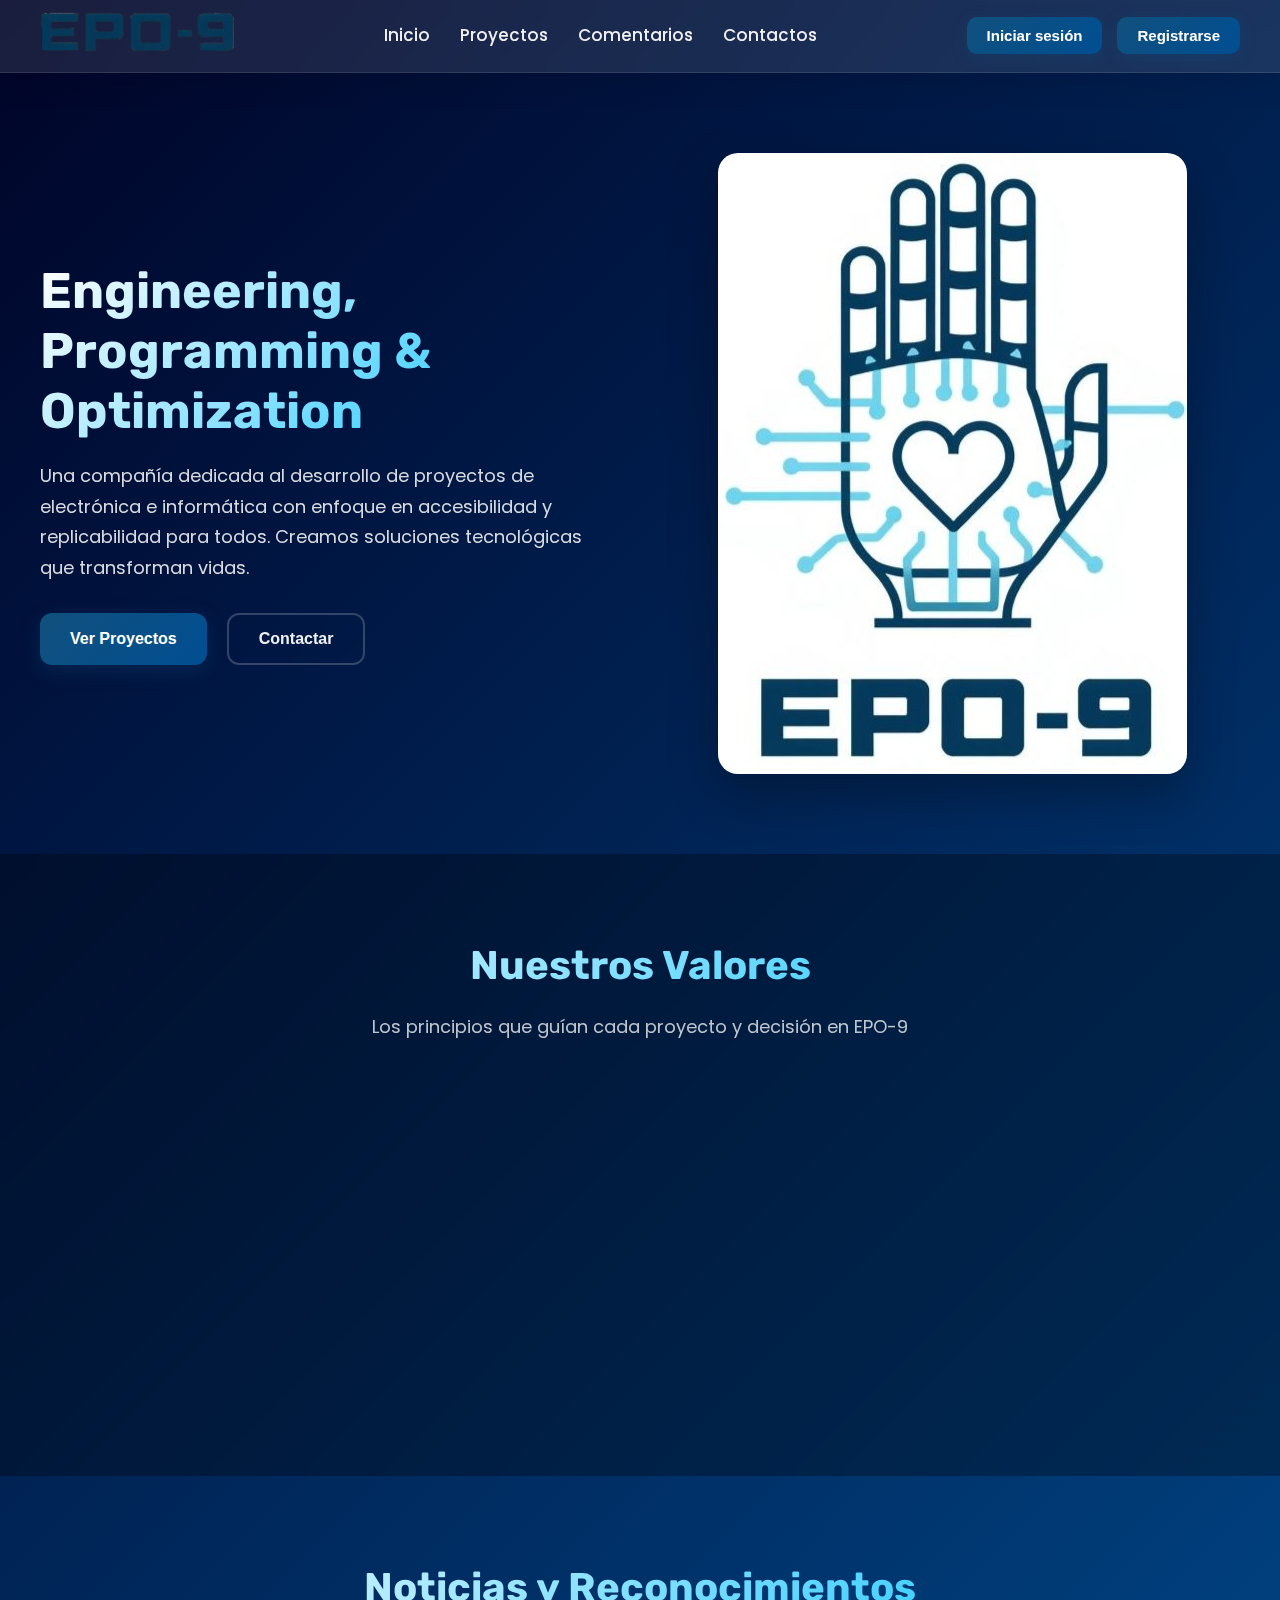
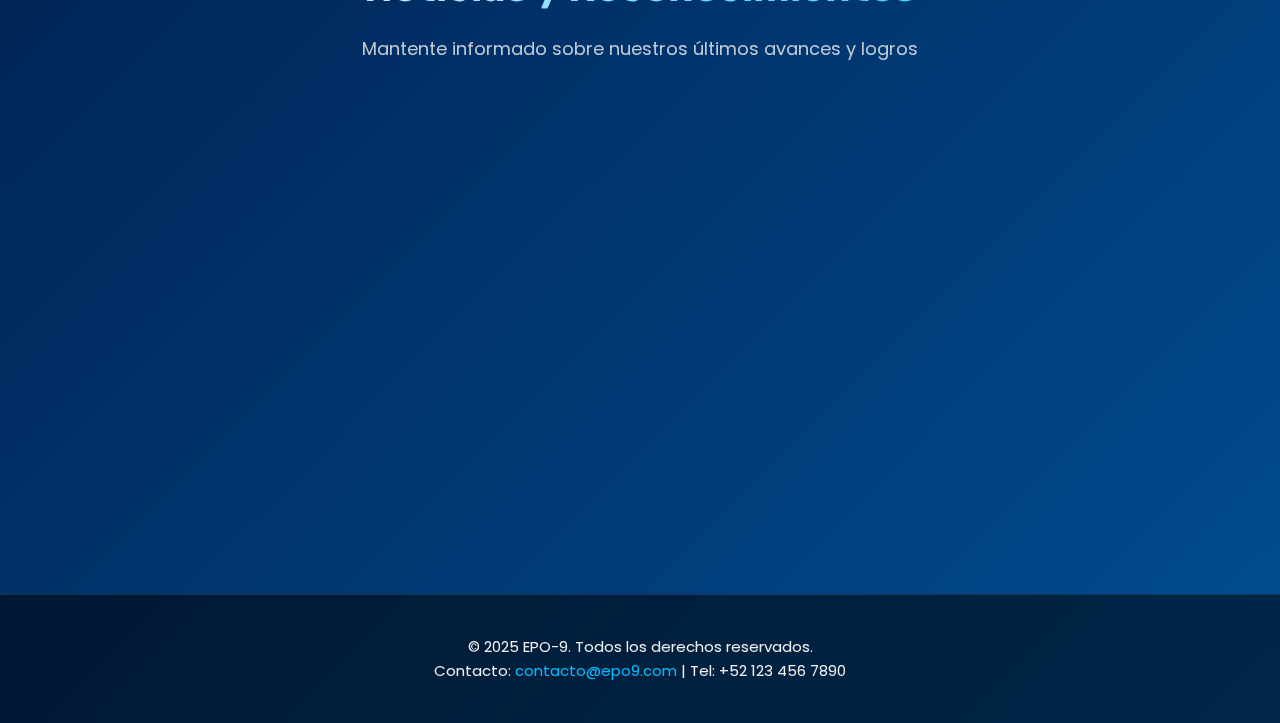
<file: index.html>
<!DOCTYPE html>
<html lang="es">

<head>
    <meta charset="UTF-8">
    <meta name="viewport" content="width=device-width, initial-scale=1.0">
    <title>EPO-9 - Engineering, Programming & Optimization</title>
    <link
        href="https://fonts.googleapis.com/css2?family=Poppins:wght@300;400;500;600;700&family=Rubik:wght@400;500;600;700&display=swap"
        rel="stylesheet">
    <link rel="stylesheet" href="estilos.css">
</head>

<body>
    <!-- Header mejorado -->
    <header class="navbar" id="navbar">
        <div class="logo">
            <img src="epo9_titulo.png" alt="Logo EPO-9">
        </div>

        <nav class="menu-centro">
            <a href="index.html">Inicio</a>
            <a href="proyectos.html">Proyectos</a>
            <a href="comentarios.html">Comentarios</a>
            <a href="contactos.html">Contactos</a>
        </nav>
        
        <div class="acciones">
            <button>Iniciar sesión</button>
            <button>Registrarse</button>
        </div>
    </header>

    <!-- Hero Section -->
    <section class="hero">
        <div class="hero-content">
            <h1>Engineering, Programming & Optimization</h1>
            <p>Una compañía dedicada al desarrollo de proyectos de electrónica e informática con enfoque en
                accesibilidad y replicabilidad para todos. Creamos soluciones tecnológicas que transforman vidas.</p>
            <div class="hero-actions">
                <button class="btn-primary" onclick="window.location.href='proyectos.html'">Ver Proyectos</button>
                <button class="btn-secondary" onclick="window.location.href='contactos.html'">Contactar</button>
            </div>
        </div>
        <div class="hero-visual">
            <img src="epo9_logo.jpg" alt="EPO-9 Logo">
        </div>
    </section>

    <!-- Sección de Valores -->
    <section class="valores-section">
        <div class="section-header">
            <h2>Nuestros Valores</h2>
            <p>Los principios que guían cada proyecto y decisión en EPO-9</p>
        </div>
        <div class="valores-grid">
            <div class="valor-card fade-up">
                <div class="valor-icon">⚡</div>
                <h3>Innovación</h3>
                <p>Buscamos constantemente nuevas formas de resolver problemas con tecnología accesible y eficiente.</p>
            </div>
            <div class="valor-card fade-up">
                <div class="valor-icon">🔓</div>
                <h3>Accesibilidad</h3>
                <p>Creemos que la tecnología debe estar al alcance de todos, sin barreras económicas o técnicas.</p>
            </div>
            <div class="valor-card fade-up">
                <div class="valor-icon">⭐</div>
                <h3>Calidad</h3>
                <p>Cada proyecto recibe nuestra máxima atención a detalles y compromiso con resultados excepcionales.
                </p>
            </div>
            <div class="valor-card fade-up">
                <div class="valor-icon">🤝</div>
                <h3>Solidaridad</h3>
                <p>Trabajamos con y para comunidades, priorizando proyectos con impacto social positivo.</p>
            </div>
        </div>
    </section>

    <!-- Sección de Noticias -->
    <section class="noticias">
        <div class="section-header">
            <h2>Noticias y Reconocimientos</h2>
            <p>Mantente informado sobre nuestros últimos avances y logros</p>
        </div>
        <div class="noticias-grid">
            <div class="noticia-card fade-up">
                <div class="img-contenedor">
                    <img src="epo9_logo.jpg" alt="Noticia" class="img-noticia">
                    <div class="overlay"></div>
                </div>
                <div class="noticia-content">
                    <h3>Inicio de EPO-9</h3>
                    <p>Después de mucho tiempo en gestión, EPO-9 lleva a cabo su planeación oficial y establece sus
                        objetivos para los próximos años.</p>
                </div>
            </div>

            <div class="noticia-card fade-up">
                <div class="img-contenedor">
                    <img src="epo9_logo.jpg" alt="Noticia" class="img-noticia">
                    <div class="overlay"></div>
                </div>
                <div class="noticia-content">
                    <h3>Nuevo Proyecto: Stairway</h3>
                    <p>Presentamos nuestro sistema modular automático para regular el agua en los hogares, diseñado para
                        ser económico y fácil de implementar.</p>
                </div>
            </div>

            <div class="noticia-card fade-up">
                <div class="img-contenedor">
                    <img src="epo9_logo.jpg" alt="Noticia" class="img-noticia">
                    <div class="overlay"></div>
                </div>
                <div class="noticia-content">
                    <h3>Alianza Estratégica</h3>
                    <p>EPO-9 establece una colaboración con instituciones educativas para desarrollar proyectos de
                        tecnología accesible en comunidades.</p>
                </div>
            </div>
        </div>
    </section>

    <!-- Footer -->
    <footer class="pie-pagina">
        <p>© 2025 EPO-9. Todos los derechos reservados.</p>
        <p>Contacto: <a href="mailto:contacto@epo9.com">contacto@epo9.com</a> | Tel: +52 123 456 7890</p>
    </footer>

    <script>

        // Animación de elementos al hacer scroll
        document.addEventListener('DOMContentLoaded', function () {
            const fadeElements = document.querySelectorAll('.fade-up');

            const fadeObserver = new IntersectionObserver((entries) => {
                entries.forEach(entry => {
                    if (entry.isIntersecting) {
                        entry.target.classList.add('visible');
                    }
                });
            }, { threshold: 0.1 });

            fadeElements.forEach(element => {
                fadeObserver.observe(element);
            });

            // Efecto de navbar al hacer scroll
            const navbar = document.getElementById('navbar');
            window.addEventListener('scroll', () => {
                if (window.scrollY > 100) {
                    navbar.classList.add('scrolled');
                } else {
                    navbar.classList.remove('scrolled');
                }
            });
        });
    </script>

</body>

</html>
</file>
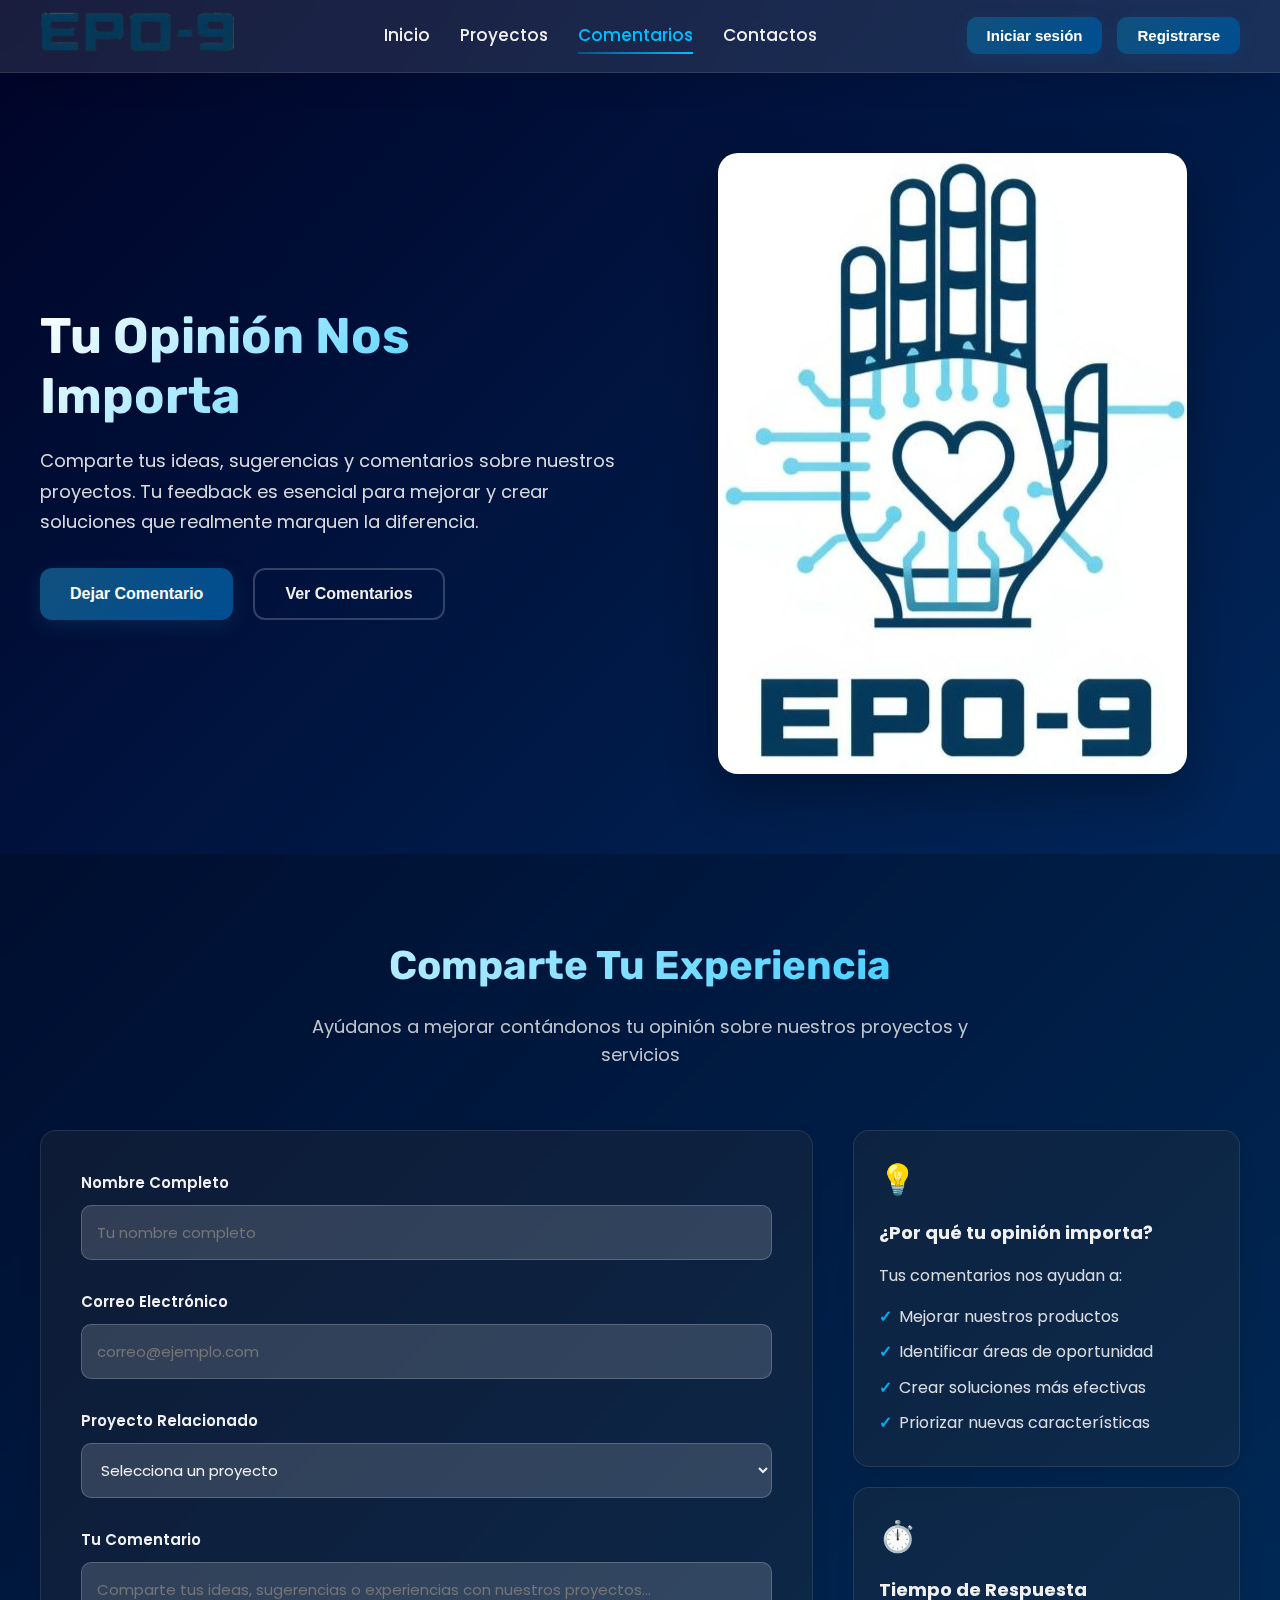
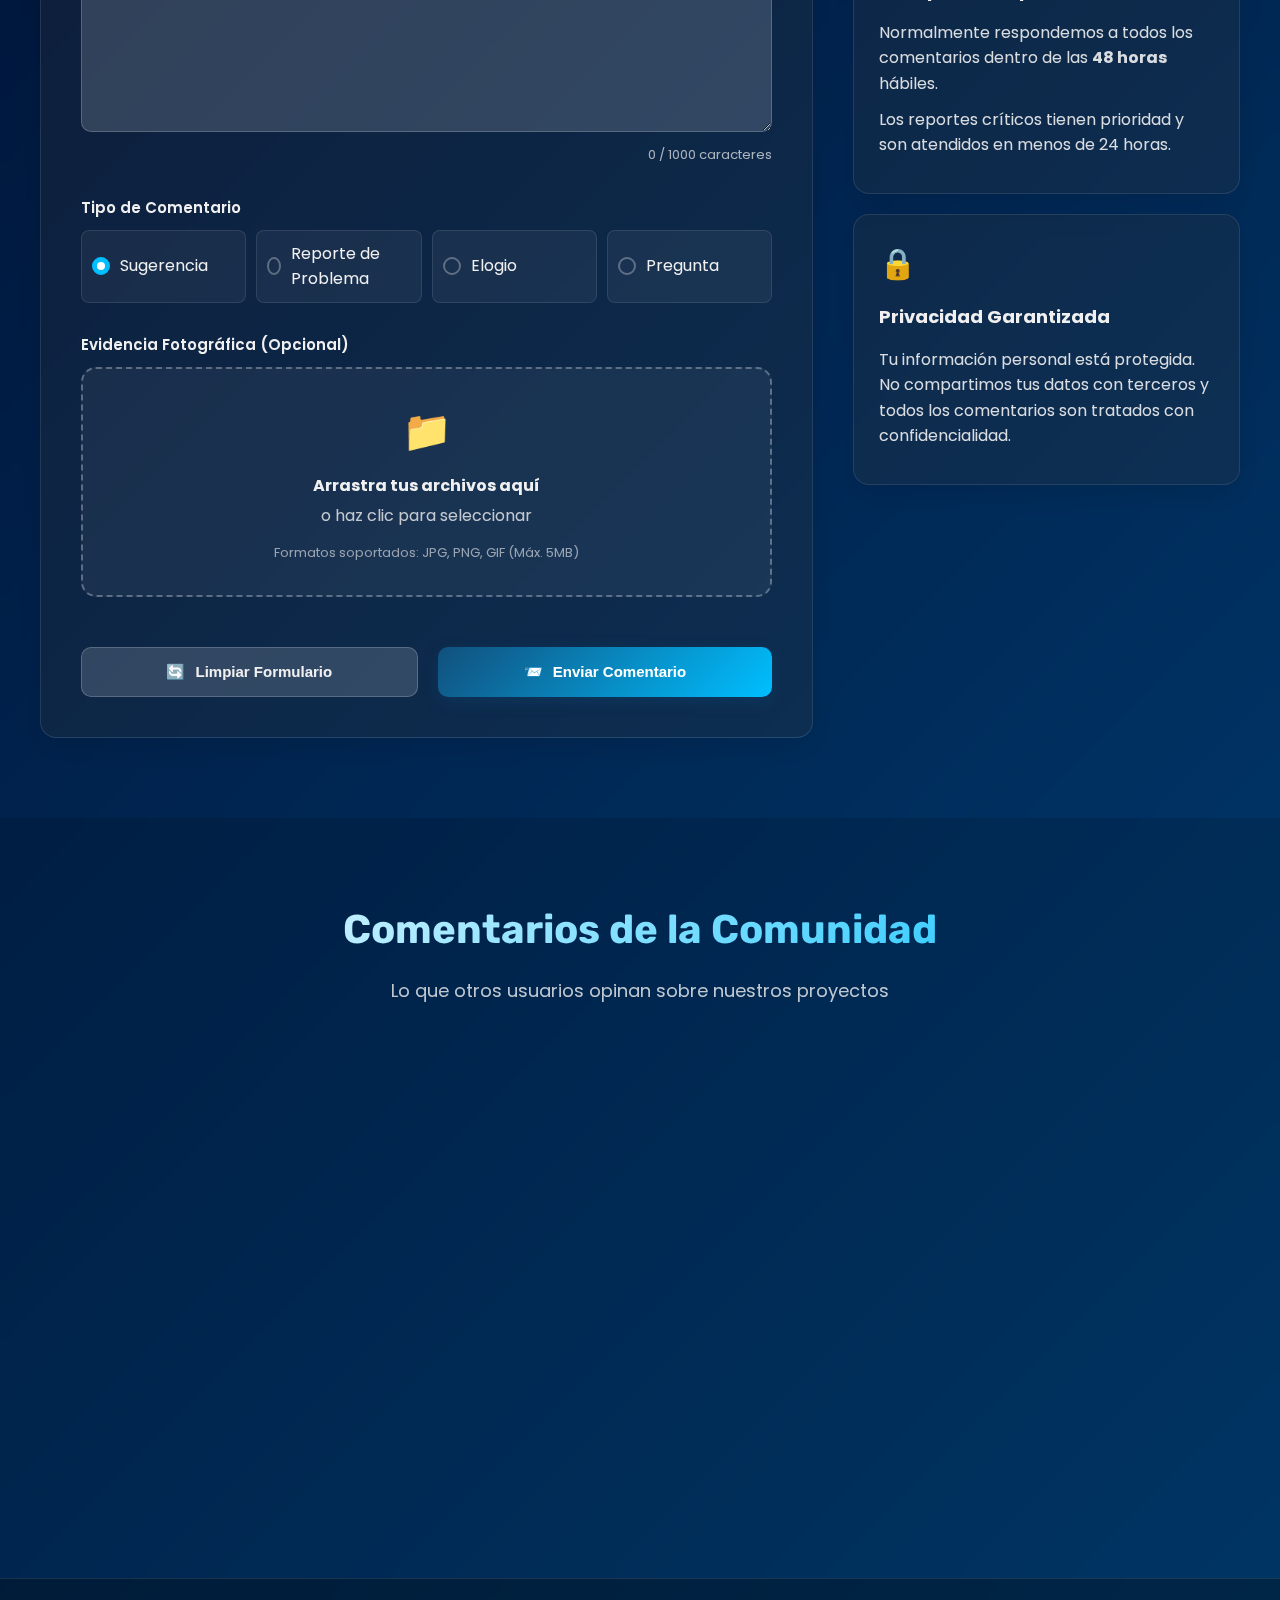
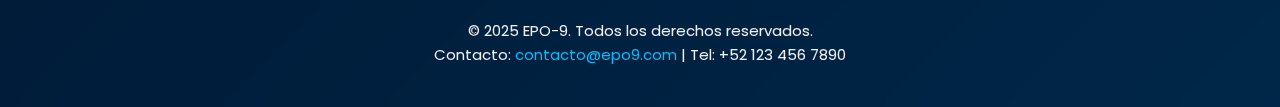
<file: comentarios.html>
<!DOCTYPE html>
<html lang="es">

<head>
    <meta charset="UTF-8">
    <meta name="viewport" content="width=device-width, initial-scale=1.0">
    <title>Comentarios - EPO-9</title>
    <link href="https://fonts.googleapis.com/css2?family=Poppins:wght@300;400;500;600;700&family=Rubik:wght@400;500;600;700&display=swap" rel="stylesheet">
    <link rel="stylesheet" href="estilos.css">
</head>

<body>
    <!-- Header -->
    <header class="navbar" id="navbar">
        <div class="logo">
            <img src="epo9_titulo.png" alt="Logo EPO-9">
        </div>

        <nav class="menu-centro">
            <a href="index.html">Inicio</a>
            <a href="proyectos.html">Proyectos</a>
            <a href="comentarios.html" class="active">Comentarios</a>
            <a href="contactos.html">Contactos</a>
        </nav>

        <div class="acciones">
            <button>Iniciar sesión</button>
            <button>Registrarse</button>
        </div>
    </header>

    <!-- Hero Section Comentarios -->
    <section class="hero">
        <div class="hero-content">
            <h1>Tu Opinión Nos Importa</h1>
            <p>Comparte tus ideas, sugerencias y comentarios sobre nuestros proyectos. Tu feedback es esencial para mejorar y crear soluciones que realmente marquen la diferencia.</p>
            <div class="hero-actions">
                <button class="btn-primary" onclick="scrollToForm()">Dejar Comentario</button>
                <button class="btn-secondary" onclick="verComentarios()">Ver Comentarios</button>
            </div>
        </div>
        <div class="hero-visual">
            <img src="epo9_logo.jpg" alt="Comentarios EPO-9">
        </div>
    </section>

    <!-- Sección de Formulario de Comentarios -->
    <section class="comentarios-section">
        <div class="section-header">
            <h2>Comparte Tu Experiencia</h2>
            <p>Ayúdanos a mejorar contándonos tu opinión sobre nuestros proyectos y servicios</p>
        </div>

        <div class="formulario-comentarios">
            <form class="formulario-principal" id="formComentario">
                <div class="form-group">
                    <label for="nombre" class="form-label">Nombre Completo</label>
                    <input type="text" id="nombre" name="nombre" class="form-input" placeholder="Tu nombre completo" required>
                </div>

                <div class="form-group">
                    <label for="email" class="form-label">Correo Electrónico</label>
                    <input type="email" id="email" name="email" class="form-input" placeholder="correo@ejemplo.com" required>
                </div>

                <div class="form-group">
                    <label for="proyecto" class="form-label">Proyecto Relacionado</label>
                    <select id="proyecto" name="proyecto" class="form-select">
                        <option value="">Selecciona un proyecto</option>
                        <option value="stairway">Stairway - Sistema de Agua</option>
                        <option value="distance">Distance - Detección</option>
                        <option value="energyflow">EnergyFlow - Energía</option>
                        <option value="agrisense">AgriSense - Agricultura</option>
                        <option value="healthtrack">HealthTrack - Salud</option>
                        <option value="edutech">EduTech - Educación</option>
                        <option value="general">Comentario General</option>
                    </select>
                </div>

                <div class="form-group">
                    <label for="comentario" class="form-label">Tu Comentario</label>
                    <textarea id="comentario" name="comentario" class="form-textarea" rows="6" placeholder="Comparte tus ideas, sugerencias o experiencias con nuestros proyectos..." required></textarea>
                    <div class="contador-caracteres">
                        <span id="contador">0</span> / 1000 caracteres
                    </div>
                </div>

                <div class="form-group">
                    <label class="form-label">Tipo de Comentario</label>
                    <div class="radio-group">
                        <label class="radio-option">
                            <input type="radio" name="tipo" value="sugerencia" checked>
                            <span class="radio-custom"></span>
                            Sugerencia
                        </label>
                        <label class="radio-option">
                            <input type="radio" name="tipo" value="reporte">
                            <span class="radio-custom"></span>
                            Reporte de Problema
                        </label>
                        <label class="radio-option">
                            <input type="radio" name="tipo" value="elogio">
                            <span class="radio-custom"></span>
                            Elogio
                        </label>
                        <label class="radio-option">
                            <input type="radio" name="tipo" value="pregunta">
                            <span class="radio-custom"></span>
                            Pregunta
                        </label>
                    </div>
                </div>

                <!-- Subida de Archivos Mejorada -->
                <div class="form-group">
                    <label class="form-label">Evidencia Fotográfica (Opcional)</label>
                    <div class="upload-container">
                        <div class="upload-area" id="uploadArea">
                            <div class="upload-icon">📁</div>
                            <h4>Arrastra tus archivos aquí</h4>
                            <p>o haz clic para seleccionar</p>
                            <span class="upload-formats">Formatos soportados: JPG, PNG, GIF (Máx. 5MB)</span>
                            <input type="file" id="file-input" accept="image/*" multiple>
                        </div>
                        <div class="file-preview" id="filePreview"></div>
                    </div>
                </div>

                <div class="form-actions">
                    <button type="reset" class="btn-reset">
                        <span>🔄</span>
                        Limpiar Formulario
                    </button>
                    <button type="submit" class="btn-submit">
                        <span>📨</span>
                        Enviar Comentario
                    </button>
                </div>
            </form>

            <!-- Información Adicional -->
            <div class="info-lateral">
                <div class="info-card">
                    <div class="info-icon">💡</div>
                    <h3>¿Por qué tu opinión importa?</h3>
                    <p>Tus comentarios nos ayudan a:</p>
                    <ul>
                        <li>Mejorar nuestros productos</li>
                        <li>Identificar áreas de oportunidad</li>
                        <li>Crear soluciones más efectivas</li>
                        <li>Priorizar nuevas características</li>
                    </ul>
                </div>

                <div class="info-card">
                    <div class="info-icon">⏱️</div>
                    <h3>Tiempo de Respuesta</h3>
                    <p>Normalmente respondemos a todos los comentarios dentro de las <strong>48 horas</strong> hábiles.</p>
                    <p>Los reportes críticos tienen prioridad y son atendidos en menos de 24 horas.</p>
                </div>

                <div class="info-card">
                    <div class="info-icon">🔒</div>
                    <h3>Privacidad Garantizada</h3>
                    <p>Tu información personal está protegida. No compartimos tus datos con terceros y todos los comentarios son tratados con confidencialidad.</p>
                </div>
            </div>
        </div>
    </section>

    <!-- Sección de Comentarios Recientes -->
    <section class="comentarios-recientes">
        <div class="section-header">
            <h2>Comentarios de la Comunidad</h2>
            <p>Lo que otros usuarios opinan sobre nuestros proyectos</p>
        </div>

        <div class="comentarios-grid">
            <div class="comentario-card fade-up">
                <div class="comentario-header">
                    <div class="usuario-info">
                        <div class="avatar">👤</div>
                        <div>
                            <h4>Fulanita González</h4>
                            <span class="fecha">Hace 2 días</span>
                        </div>
                    </div>
                    <span class="tipo-comentario sugerencia">Sugerencia</span>
                </div>
                <p class="comentario-texto">"El proyecto Stairway ha sido increíble para mi comunidad. Sugeriría añadir una función de notificación por SMS para alertas importantes."</p>
                <div class="comentario-footer">
                    <span class="proyecto-tag">Stairway</span>
                    <div class="acciones-comentario">
                        <button class="btn-like">👍 12</button>
                        <button class="btn-reply">Responder</button>
                    </div>
                </div>
            </div>

            <div class="comentario-card fade-up">
                <div class="comentario-header">
                    <div class="usuario-info">
                        <div class="avatar">👤</div>
                        <div>
                            <h4>Carlos Rodríguez</h4>
                            <span class="fecha">Hace 1 semana</span>
                        </div>
                    </div>
                    <span class="tipo-comentario elogio">Elogio</span>
                </div>
                <p class="comentario-texto">"Distance ha mejorado la seguridad en nuestra fábrica. La instalación fue sencilla y el equipo de soporte muy profesional. ¡Excelente trabajo!"</p>
                <div class="comentario-footer">
                    <span class="proyecto-tag">Distance</span>
                    <div class="acciones-comentario">
                        <button class="btn-like">👍 8</button>
                        <button class="btn-reply">Responder</button>
                    </div>
                </div>
            </div>

            <div class="comentario-card fade-up">
                <div class="comentario-header">
                    <div class="usuario-info">
                        <div class="avatar">👤</div>
                        <div>
                            <h4>Luffy Martínez</h4>
                            <span class="fecha">Hace 3 días</span>
                        </div>
                    </div>
                    <span class="tipo-comentario pregunta">Pregunta</span>
                </div>
                <p class="comentario-texto">"¿El sistema EnergyFlow es compatible con paneles solares? Estoy interesado en implementarlo en mi negocio pero necesito esa información."</p>
                <div class="comentario-footer">
                    <span class="proyecto-tag">EnergyFlow</span>
                    <div class="respuesta-oficial">
                        <strong>Respuesta EPO-9:</strong> ¡Sí! EnergyFlow es totalmente compatible con sistemas de energía solar. Te contactaremos para más detalles.
                    </div>
                    <div class="acciones-comentario">
                        <button class="btn-like">👍 5</button>
                        <button class="btn-reply">Responder</button>
                    </div>
                </div>
            </div>
        </div>
    </section>

    <!-- Footer -->
    <footer class="pie-pagina">
        <p>© 2025 EPO-9. Todos los derechos reservados.</p>
        <p>Contacto: <a href="mailto:contacto@epo9.com">contacto@epo9.com</a> | Tel: +52 123 456 7890</p>
    </footer>

    <script>
        // Animación de elementos al hacer scroll
        document.addEventListener('DOMContentLoaded', function() {
            console.log('Página de comentarios cargada - EPO-9');
            
            // Función para animar elementos al hacer scroll
            function animateOnScroll() {
                const elements = document.querySelectorAll('.fade-up');
                const windowHeight = window.innerHeight;
                
                elements.forEach(element => {
                    const elementTop = element.getBoundingClientRect().top;
                    const elementVisible = 150;
                    
                    if (elementTop < windowHeight - elementVisible) {
                        element.classList.add('visible');
                    }
                });
            }
            
            // Ejecutar al cargar y al hacer scroll
            animateOnScroll();
            window.addEventListener('scroll', animateOnScroll);
            
            // Navbar scroll effect
            const navbar = document.getElementById('navbar');
            if (navbar) {
                window.addEventListener('scroll', () => {
                    if (window.scrollY > 100) {
                        navbar.classList.add('scrolled');
                    } else {
                        navbar.classList.remove('scrolled');
                    }
                });
            }

            // Botones de login/registro
            const loginButtons = document.querySelectorAll('.acciones button');
            loginButtons.forEach((button, index) => {
                button.addEventListener('click', function() {
                    if (index === 0) {
                        alert('Funcionalidad de Iniciar Sesión - En desarrollo');
                    } else {
                        alert('Funcionalidad de Registrarse - En desarrollo');
                    }
                });
            });

            // Contador de caracteres
            const textarea = document.getElementById('comentario');
            const contador = document.getElementById('contador');
            
            textarea.addEventListener('input', function() {
                const longitud = this.value.length;
                contador.textContent = longitud;
                
                if (longitud > 1000) {
                    contador.style.color = '#ff4757';
                } else if (longitud > 800) {
                    contador.style.color = '#ffa502';
                } else {
                    contador.style.color = 'var(--texto-claro)';
                }
            });

            // Sistema de subida de archivos
            const uploadArea = document.getElementById('uploadArea');
            const fileInput = document.getElementById('file-input');
            const filePreview = document.getElementById('filePreview');

            uploadArea.addEventListener('click', () => fileInput.click());
            
            uploadArea.addEventListener('dragover', (e) => {
                e.preventDefault();
                uploadArea.classList.add('drag-over');
            });
            
            uploadArea.addEventListener('dragleave', () => {
                uploadArea.classList.remove('drag-over');
            });
            
            uploadArea.addEventListener('drop', (e) => {
                e.preventDefault();
                uploadArea.classList.remove('drag-over');
                handleFiles(e.dataTransfer.files);
            });
            
            fileInput.addEventListener('change', (e) => {
                handleFiles(e.target.files);
            });

            function handleFiles(files) {
                for (let file of files) {
                    if (file.type.startsWith('image/')) {
                        if (file.size > 5 * 1024 * 1024) {
                            alert('El archivo es demasiado grande. Máximo 5MB.');
                            continue;
                        }
                        
                        const reader = new FileReader();
                        reader.onload = function(e) {
                            const previewItem = document.createElement('div');
                            previewItem.className = 'preview-item';
                            previewItem.innerHTML = `
                                <img src="${e.target.result}" alt="Preview">
                                <button type="button" class="remove-file">×</button>
                                <span class="file-name">${file.name}</span>
                            `;
                            filePreview.appendChild(previewItem);
                            
                            previewItem.querySelector('.remove-file').addEventListener('click', function() {
                                previewItem.remove();
                            });
                        };
                        reader.readAsDataURL(file);
                    } else {
                        alert('Solo se permiten archivos de imagen.');
                    }
                }
            }

            // Envío del formulario
            const form = document.getElementById('formComentario');
            form.addEventListener('submit', function(e) {
                e.preventDefault();
                
                // Simular envío
                const submitBtn = form.querySelector('.btn-submit');
                const originalText = submitBtn.innerHTML;
                
                submitBtn.innerHTML = '<span>⏳</span> Enviando...';
                submitBtn.disabled = true;
                
                setTimeout(() => {
                    alert('¡Gracias por tu comentario! Hemos recibido tu mensaje y lo revisaremos pronto.');
                    form.reset();
                    filePreview.innerHTML = '';
                    contador.textContent = '0';
                    contador.style.color = 'var(--texto-claro)';
                    submitBtn.innerHTML = originalText;
                    submitBtn.disabled = false;
                }, 2000);
            });

            // Reset del formulario
            form.addEventListener('reset', function() {
                filePreview.innerHTML = '';
                contador.textContent = '0';
                contador.style.color = 'var(--texto-claro)';
            });
        });

        function scrollToForm() {
            document.querySelector('.comentarios-section').scrollIntoView({ 
                behavior: 'smooth' 
            });
        }

        function verComentarios() {
            document.querySelector('.comentarios-recientes').scrollIntoView({ 
                behavior: 'smooth' 
            });
        }
    </script>
</body>

</html>
</file>
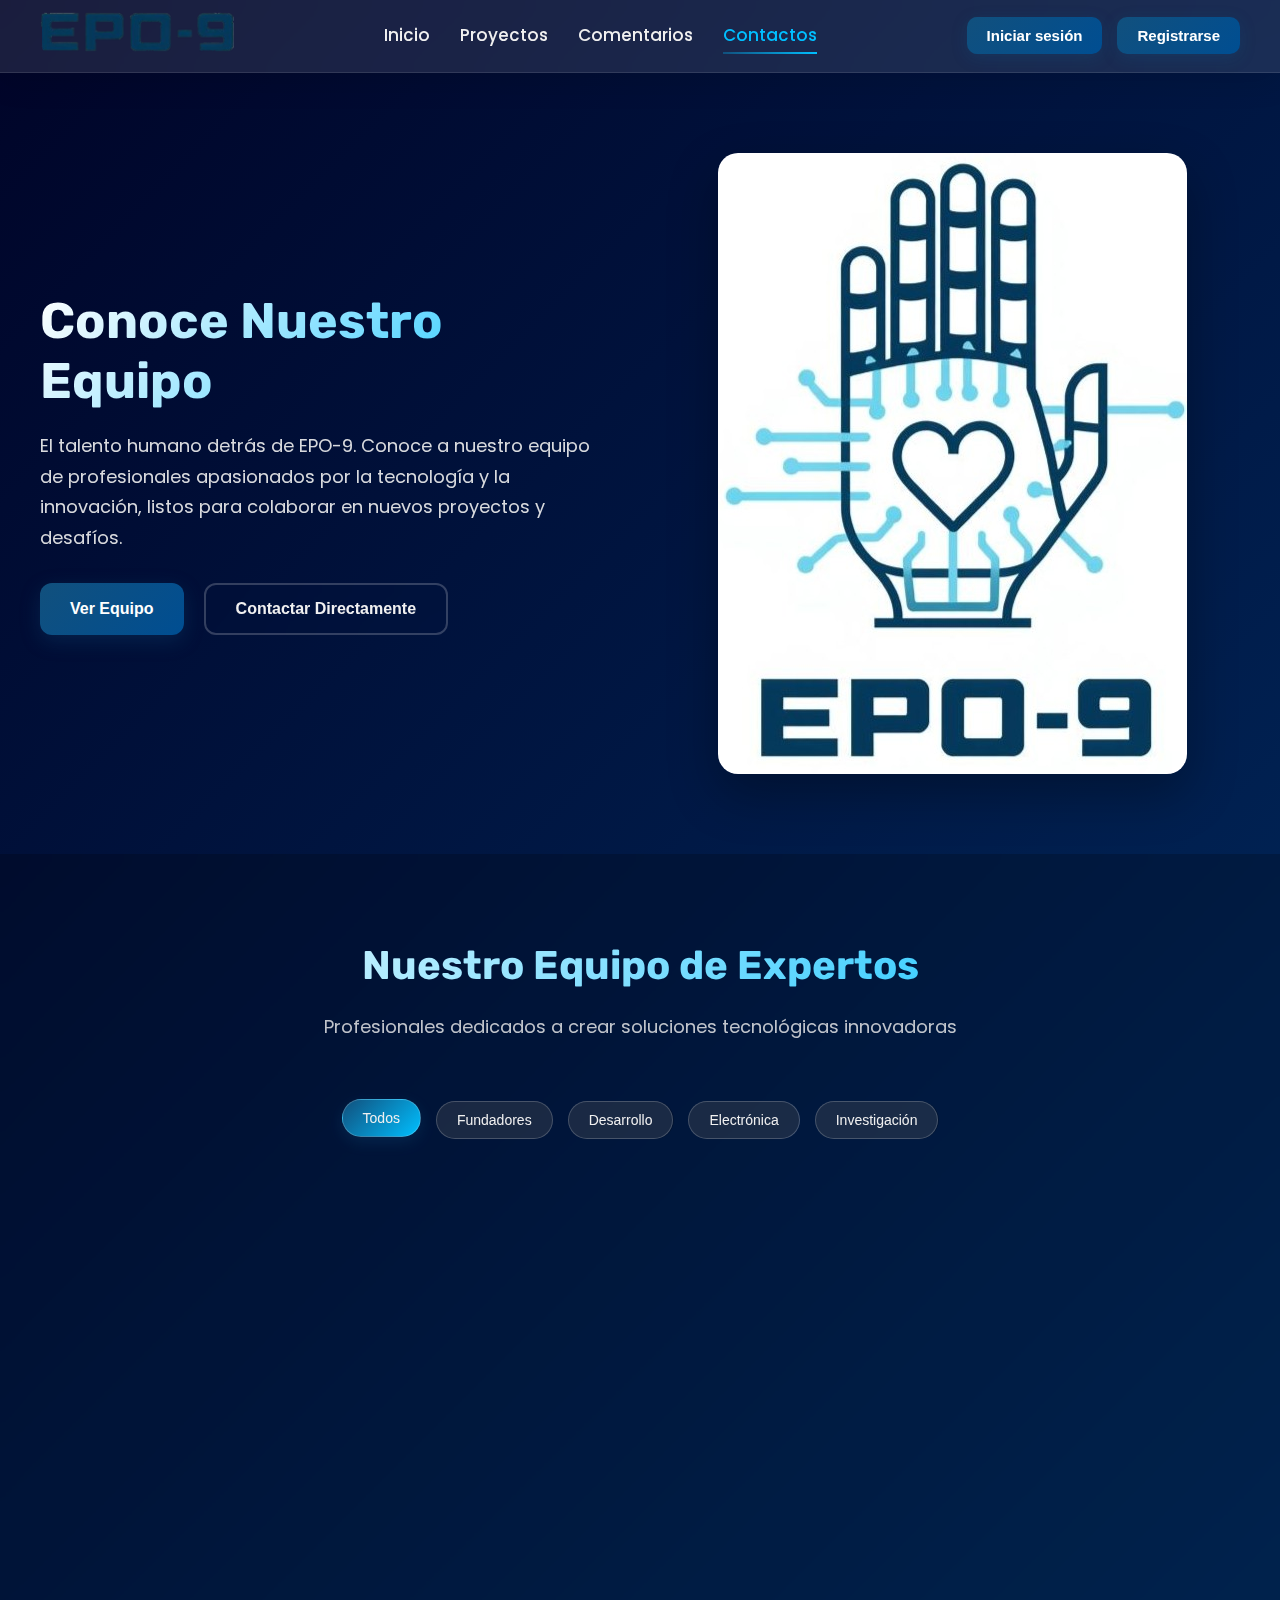
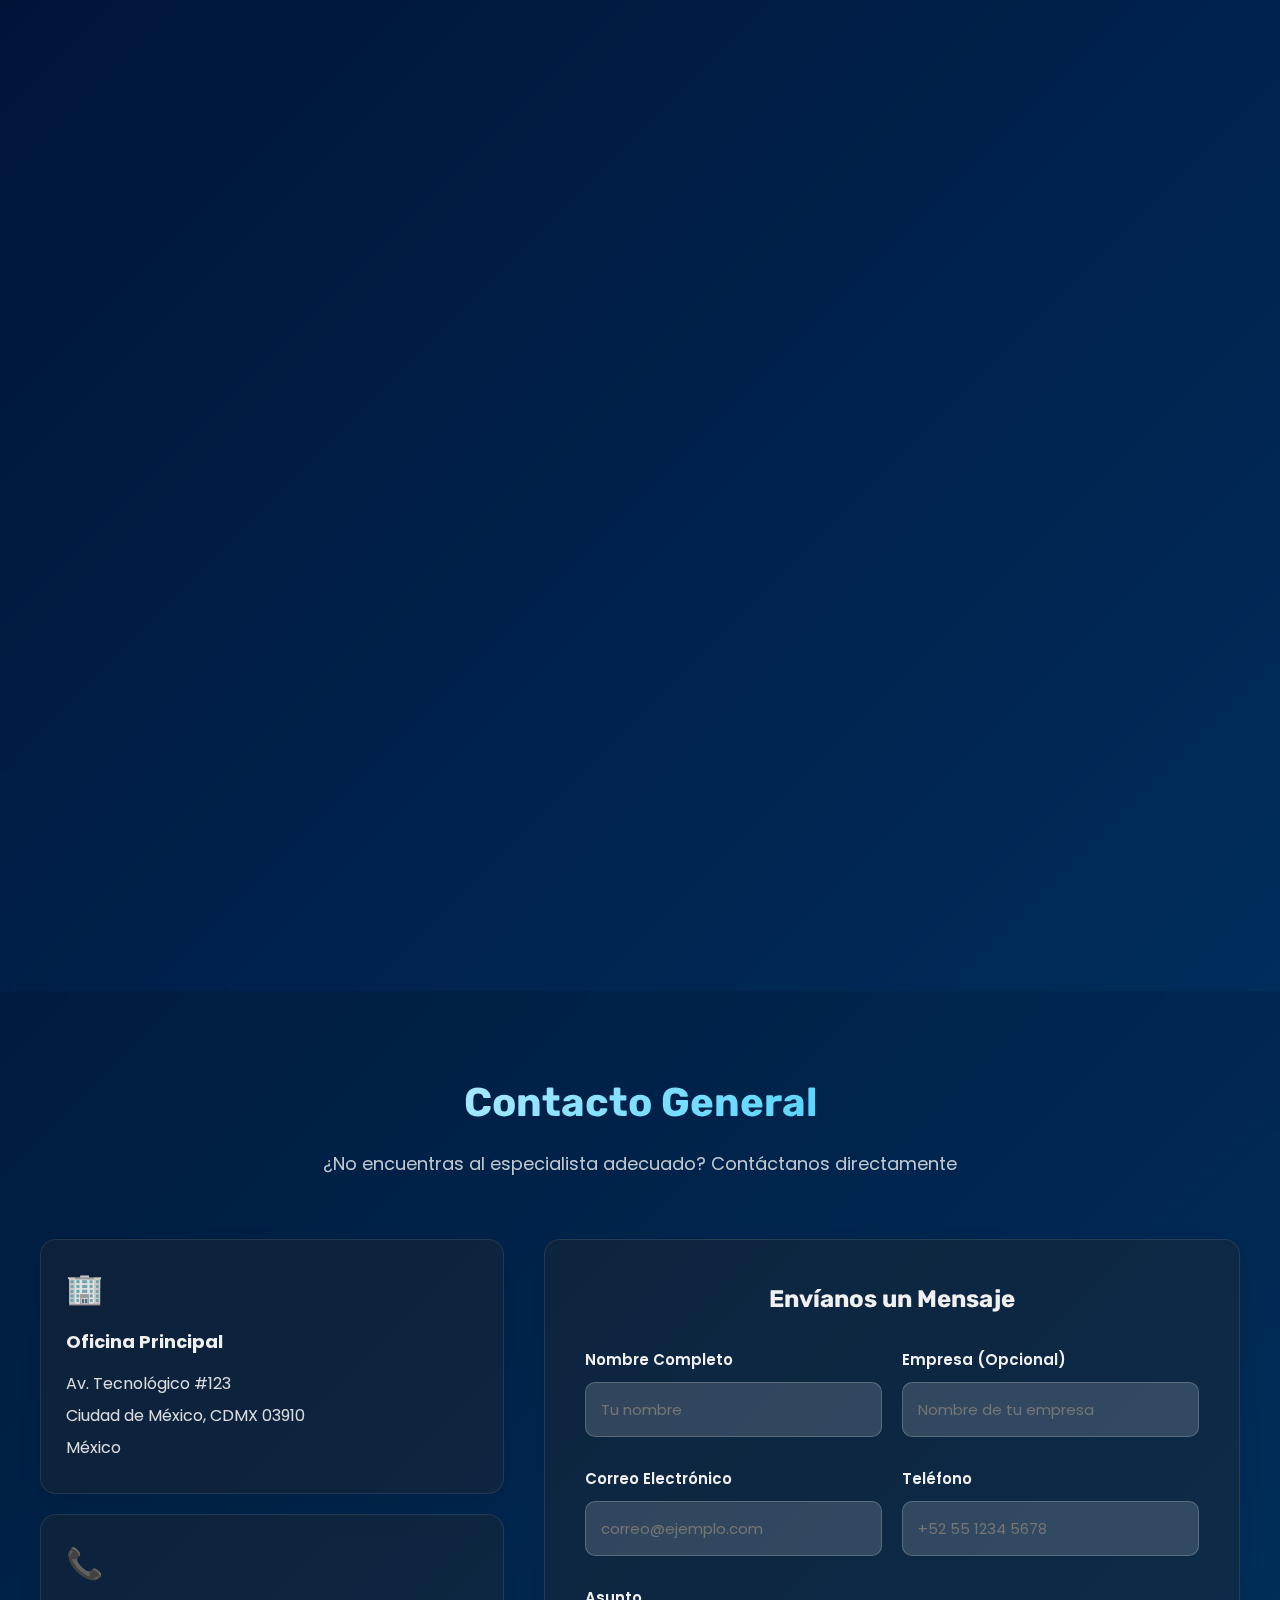
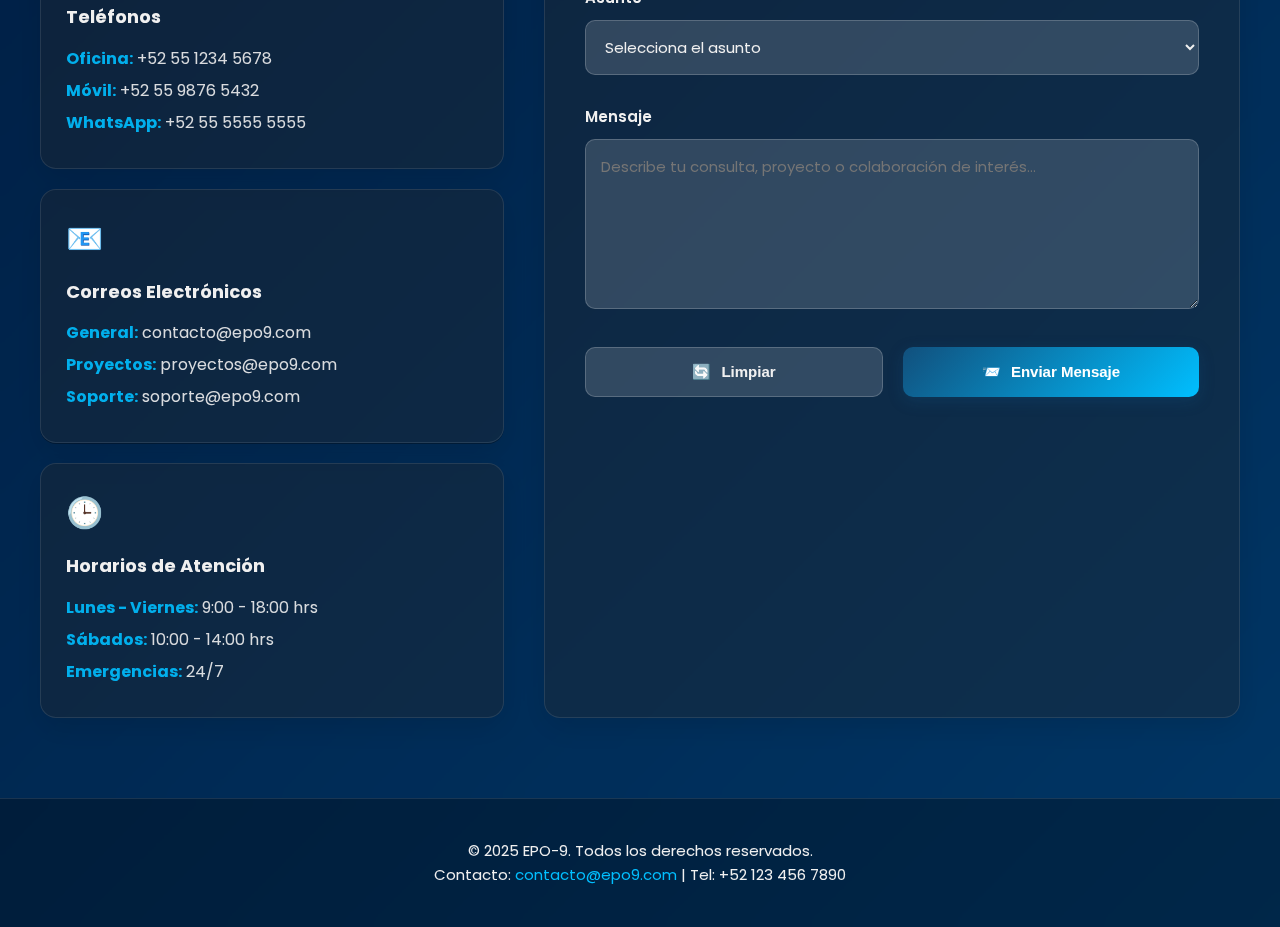
<file: contactos.html>
<!DOCTYPE html>
<html lang="es">

<head>
    <meta charset="UTF-8">
    <meta name="viewport" content="width=device-width, initial-scale=1.0">
    <title>Contactos - EPO-9</title>
    <link href="https://fonts.googleapis.com/css2?family=Poppins:wght@300;400;500;600;700&family=Rubik:wght@400;500;600;700&display=swap" rel="stylesheet">
    <link rel="stylesheet" href="estilos.css">
</head>

<body>
    <!-- Header -->
    <header class="navbar" id="navbar">
        <div class="logo">
            <img src="epo9_titulo.png" alt="Logo EPO-9">
        </div>

        <nav class="menu-centro">
            <a href="index.html">Inicio</a>
            <a href="proyectos.html">Proyectos</a>
            <a href="comentarios.html">Comentarios</a>
            <a href="contactos.html" class="active">Contactos</a>
        </nav>

        <div class="acciones">
            <button>Iniciar sesión</button>
            <button>Registrarse</button>
        </div>
    </header>

    <!-- Hero Section Contactos -->
    <section class="hero">
        <div class="hero-content">
            <h1>Conoce Nuestro Equipo</h1>
            <p>El talento humano detrás de EPO-9. Conoce a nuestro equipo de profesionales apasionados por la tecnología y la innovación, listos para colaborar en nuevos proyectos y desafíos.</p>
            <div class="hero-actions">
                <button class="btn-primary" onclick="scrollToTeam()">Ver Equipo</button>
                <button class="btn-secondary" onclick="scrollToContact()">Contactar Directamente</button>
            </div>
        </div>
        <div class="hero-visual">
            <img src="epo9_logo.jpg" alt="Equipo EPO-9">
        </div>
    </section>

    <!-- Sección del Equipo -->
    <section class="equipo-section">
        <div class="section-header">
            <h2>Nuestro Equipo de Expertos</h2>
            <p>Profesionales dedicados a crear soluciones tecnológicas innovadoras</p>
        </div>

        <!-- Filtros de equipo -->
        <div class="filtros-equipo">
            <button class="filtro-btn active" onclick="filtrarEquipo('todos')">Todos</button>
            <button class="filtro-btn" onclick="filtrarEquipo('fundadores')">Fundadores</button>
            <button class="filtro-btn" onclick="filtrarEquipo('desarrollo')">Desarrollo</button>
            <button class="filtro-btn" onclick="filtrarEquipo('electronica')">Electrónica</button>
            <button class="filtro-btn" onclick="filtrarEquipo('investigacion')">Investigación</button>
        </div>

        <!-- Grid del equipo -->
        <div class="equipo-grid" id="equipoGrid">
            <!-- Miembro 1: Fundador -->
            <div class="miembro-card fade-up fundadores" data-categoria="fundadores">
                <div class="miembro-header">
                    <span class="miembro-rol fundador">Fundador</span>
                    <span class="miembro-estado disponible">Disponible</span>
                </div>
                <div class="miembro-avatar">
                    <div class="avatar-img">J</div>
                    <div class="avatar-status"></div>
                </div>
                <div class="miembro-info">
                    <h3>Josué Jiménez Fermín</h3>
                    <p class="miembro-cargo">CEO & Líder de Proyectos</p>
                    <p class="miembro-descripcion">
                        Ingeniero en Computación con más de 5 años de experiencia en desarrollo de software 
                        y sistemas embebidos. Apasionado por crear soluciones accesibles.
                    </p>
                    <div class="miembro-especialidades">
                        <span class="especialidad">Liderazgo</span>
                        <span class="especialidad">Arquitectura</span>
                        <span class="especialidad">IoT</span>
                    </div>
                </div>
                <div class="miembro-contacto">
                    <div class="contacto-item">
                        <span class="contacto-icon">📧</span>
                        <a href="mailto:josue@epo9.com">josue@epo9.com</a>
                    </div>
                    <div class="contacto-item">
                        <span class="contacto-icon">📱</span>
                        <span>+52 55 1234 5678</span>
                    </div>
                    <div class="contacto-item">
                        <span class="contacto-icon">💼</span>
                        <span>Proyectos estratégicos</span>
                    </div>
                </div>
                <div class="miembro-actions">
                    <button class="btn-contactar-miembro" onclick="contactarMiembro('Josué Jiménez')">Contactar</button>
                    <button class="btn-linkedin" onclick="abrirLinkedIn('josuejf')">LinkedIn</button>
                </div>
            </div>

            <!-- Miembro 2: Desarrollo -->
            <div class="miembro-card fade-up desarrollo" data-categoria="desarrollo">
                <div class="miembro-header">
                    <span class="miembro-rol desarrollo">Desarrollo</span>
                    <span class="miembro-estado disponible">Disponible</span>
                </div>
                <div class="miembro-avatar">
                    <div class="avatar-img">E</div>
                    <div class="avatar-status"></div>
                </div>
                <div class="miembro-info">
                    <h3>Esther Rodríguez</h3>
                    <p class="miembro-cargo">Desarrolladora Full Stack</p>
                    <p class="miembro-descripcion">
                        Especialista en desarrollo web y aplicaciones móviles. Experta en React, Node.js 
                        y bases de datos. Comprometida con la creación de interfaces intuitivas.
                    </p>
                    <div class="miembro-especialidades">
                        <span class="especialidad">Frontend</span>
                        <span class="especialidad">Backend</span>
                        <span class="especialidad">UX/UI</span>
                    </div>
                </div>
                <div class="miembro-contacto">
                    <div class="contacto-item">
                        <span class="contacto-icon">📧</span>
                        <a href="mailto:ana.rodriguez@epo9.com">ana.rodriguez@epo9.com</a>
                    </div>
                    <div class="contacto-item">
                        <span class="contacto-icon">📱</span>
                        <span>+52 55 2345 6789</span>
                    </div>
                    <div class="contacto-item">
                        <span class="contacto-icon">💼</span>
                        <span>Desarrollo web/móvil</span>
                    </div>
                </div>
                <div class="miembro-actions">
                    <button class="btn-contactar-miembro" onclick="contactarMiembro('Ana Rodríguez')">Contactar</button>
                    <button class="btn-linkedin" onclick="abrirLinkedIn('anarodriguez')">LinkedIn</button>
                </div>
            </div>

            <!-- Miembro 3: Electrónica -->
            <div class="miembro-card fade-up electronica" data-categoria="electronica">
                <div class="miembro-header">
                    <span class="miembro-rol electronica">Electrónica</span>
                    <span class="miembro-estado ocupado">Ocupado</span>
                </div>
                <div class="miembro-avatar">
                    <div class="avatar-img">C</div>
                    <div class="avatar-status ocupado"></div>
                </div>
                <div class="miembro-info">
                    <h3>Carlos Mendoza</h3>
                    <p class="miembro-cargo">Ingeniero Electrónico</p>
                    <p class="miembro-descripcion">
                        Experto en diseño de circuitos, sistemas embebidos y prototipado. 
                        Especializado en IoT y automatización de procesos industriales.
                    </p>
                    <div class="miembro-especialidades">
                        <span class="especialidad">Circuitos</span>
                        <span class="especialidad">Embebidos</span>
                        <span class="especialidad">IoT</span>
                    </div>
                </div>
                <div class="miembro-contacto">
                    <div class="contacto-item">
                        <span class="contacto-icon">📧</span>
                        <a href="mailto:carlos.mendoza@epo9.com">carlos.mendoza@epo9.com</a>
                    </div>
                    <div class="contacto-item">
                        <span class="contacto-icon">📱</span>
                        <span>+52 55 3456 7890</span>
                    </div>
                    <div class="contacto-item">
                        <span class="contacto-icon">💼</span>
                        <span>Proyectos hardware</span>
                    </div>
                </div>
                <div class="miembro-actions">
                    <button class="btn-contactar-miembro" onclick="contactarMiembro('Carlos Mendoza')">Contactar</button>
                    <button class="btn-linkedin" onclick="abrirLinkedIn('carlosmendoza')">LinkedIn</button>
                </div>
            </div>

            <!-- Miembro 4: Investigación -->
            <div class="miembro-card fade-up investigacion" data-categoria="investigacion">
                <div class="miembro-header">
                    <span class="miembro-rol investigacion">Investigación</span>
                    <span class="miembro-estado disponible">Disponible</span>
                </div>
                <div class="miembro-avatar">
                    <div class="avatar-img">F</div>
                    <div class="avatar-status"></div>
                </div>
                <div class="miembro-info">
                    <h3>Fulanita González</h3>
                    <p class="miembro-cargo">Investigadora en IA</p>
                    <p class="miembro-descripcion">
                        Doctora en Ciencias de la Computación especializada en inteligencia artificial 
                        y machine learning. Enfocada en aplicaciones éticas de IA.
                    </p>
                    <div class="miembro-especialidades">
                        <span class="especialidad">IA/ML</span>
                        <span class="especialidad">Investigación</span>
                        <span class="especialidad">Ética</span>
                    </div>
                </div>
                <div class="miembro-contacto">
                    <div class="contacto-item">
                        <span class="contacto-icon">📧</span>
                        <a href="mailto:maria.gonzalez@epo9.com">fulanita.gonzalez@epo9.com</a>
                    </div>
                    <div class="contacto-item">
                        <span class="contacto-icon">📱</span>
                        <span>+52 55 4567 8901</span>
                    </div>
                    <div class="contacto-item">
                        <span class="contacto-icon">💼</span>
                        <span>Proyectos de IA</span>
                    </div>
                </div>
                <div class="miembro-actions">
                    <button class="btn-contactar-miembro" onclick="contactarMiembro('Fulanita González')">Contactar</button>
                    <button class="btn-linkedin" onclick="abrirLinkedIn('fulanitagonzalez')">LinkedIn</button>
                </div>
            </div>

            <!-- Miembro 5: Desarrollo -->
            <div class="miembro-card fade-up desarrollo" data-categoria="desarrollo">
                <div class="miembro-header">
                    <span class="miembro-rol desarrollo">Desarrollo</span>
                    <span class="miembro-estado disponible">Disponible</span>
                </div>
                <div class="miembro-avatar">
                    <div class="avatar-img">D</div>
                    <div class="avatar-status"></div>
                </div>
                <div class="miembro-info">
                    <h3>David Torres</h3>
                    <p class="miembro-cargo">Desarrollador Backend</p>
                    <p class="miembro-descripcion">
                        Especialista en arquitectura de servidores, APIs y bases de datos. 
                        Experto en optimización de rendimiento y seguridad informática.
                    </p>
                    <div class="miembro-especialidades">
                        <span class="especialidad">Backend</span>
                        <span class="especialidad">APIs</span>
                        <span class="especialidad">Seguridad</span>
                    </div>
                </div>
                <div class="miembro-contacto">
                    <div class="contacto-item">
                        <span class="contacto-icon">📧</span>
                        <a href="mailto:david.torres@epo9.com">david.torres@epo9.com</a>
                    </div>
                    <div class="contacto-item">
                        <span class="contacto-icon">📱</span>
                        <span>+52 55 5678 9012</span>
                    </div>
                    <div class="contacto-item">
                        <span class="contacto-icon">💼</span>
                        <span>Infraestructura</span>
                    </div>
                </div>
                <div class="miembro-actions">
                    <button class="btn-contactar-miembro" onclick="contactarMiembro('David Torres')">Contactar</button>
                    <button class="btn-linkedin" onclick="abrirLinkedIn('davidtorres')">LinkedIn</button>
                </div>
            </div>

            <!-- Miembro 6: Electrónica -->
            <div class="miembro-card fade-up electronica" data-categoria="electronica">
                <div class="miembro-header">
                    <span class="miembro-rol electronica">Electrónica</span>
                    <span class="miembro-estado disponible">Disponible</span>
                </div>
                <div class="miembro-avatar">
                    <div class="avatar-img">L</div>
                    <div class="avatar-status"></div>
                </div>
                <div class="miembro-info">
                    <h3>Laura Shirigara</h3>
                    <p class="miembro-cargo">Ingeniera en Mecatrónica</p>
                    <p class="miembro-descripcion">
                        Especialista en robótica y sistemas automatizados. 
                        Experiencia en integración hardware-software y prototipado rápido.
                    </p>
                    <div class="miembro-especialidades">
                        <span class="especialidad">Robótica</span>
                        <span class="especialidad">Automatización</span>
                        <span class="especialidad">Mecatrónica</span>
                    </div>
                </div>
                <div class="miembro-contacto">
                    <div class="contacto-item">
                        <span class="contacto-icon">📧</span>
                        <a href="mailto:laura.sanchez@epo9.com">laura.sanchez@epo9.com</a>
                    </div>
                    <div class="contacto-item">
                        <span class="contacto-icon">📱</span>
                        <span>+52 55 6789 0123</span>
                    </div>
                    <div class="contacto-item">
                        <span class="contacto-icon">💼</span>
                        <span>Robótica</span>
                    </div>
                </div>
                <div class="miembro-actions">
                    <button class="btn-contactar-miembro" onclick="contactarMiembro('Laura Sánchez')">Contactar</button>
                    <button class="btn-linkedin" onclick="abrirLinkedIn('laurasanchez')">LinkedIn</button>
                </div>
            </div>
        </div>
    </section>

    <!-- Sección de Contacto General -->
    <section class="contacto-general">
        <div class="section-header">
            <h2>Contacto General</h2>
            <p>¿No encuentras al especialista adecuado? Contáctanos directamente</p>
        </div>

        <div class="contacto-contenedor">
            <div class="info-contacto">
                <div class="info-card contacto">
                    <div class="info-icon">🏢</div>
                    <h3>Oficina Principal</h3>
                    <p>Av. Tecnológico #123</p>
                    <p>Ciudad de México, CDMX 03910</p>
                    <p>México</p>
                </div>

                <div class="info-card contacto">
                    <div class="info-icon">📞</div>
                    <h3>Teléfonos</h3>
                    <p><strong>Oficina:</strong> +52 55 1234 5678</p>
                    <p><strong>Móvil:</strong> +52 55 9876 5432</p>
                    <p><strong>WhatsApp:</strong> +52 55 5555 5555</p>
                </div>

                <div class="info-card contacto">
                    <div class="info-icon">📧</div>
                    <h3>Correos Electrónicos</h3>
                    <p><strong>General:</strong> contacto@epo9.com</p>
                    <p><strong>Proyectos:</strong> proyectos@epo9.com</p>
                    <p><strong>Soporte:</strong> soporte@epo9.com</p>
                </div>

                <div class="info-card contacto">
                    <div class="info-icon">🕒</div>
                    <h3>Horarios de Atención</h3>
                    <p><strong>Lunes - Viernes:</strong> 9:00 - 18:00 hrs</p>
                    <p><strong>Sábados:</strong> 10:00 - 14:00 hrs</p>
                    <p><strong>Emergencias:</strong> 24/7</p>
                </div>
            </div>

            <form class="formulario-contacto-general" id="formContactoGeneral">
                <h3>Envíanos un Mensaje</h3>
                
                <div class="form-group-doble">
                    <div class="form-group">
                        <label for="nombreContacto" class="form-label">Nombre Completo</label>
                        <input type="text" id="nombreContacto" name="nombreContacto" class="form-input" placeholder="Tu nombre" required>
                    </div>
                    <div class="form-group">
                        <label for="empresa" class="form-label">Empresa (Opcional)</label>
                        <input type="text" id="empresa" name="empresa" class="form-input" placeholder="Nombre de tu empresa">
                    </div>
                </div>

                <div class="form-group-doble">
                    <div class="form-group">
                        <label for="emailContacto" class="form-label">Correo Electrónico</label>
                        <input type="email" id="emailContacto" name="emailContacto" class="form-input" placeholder="correo@ejemplo.com" required>
                    </div>
                    <div class="form-group">
                        <label for="telefono" class="form-label">Teléfono</label>
                        <input type="tel" id="telefono" name="telefono" class="form-input" placeholder="+52 55 1234 5678">
                    </div>
                </div>

                <div class="form-group">
                    <label for="asunto" class="form-label">Asunto</label>
                    <select id="asunto" name="asunto" class="form-select" required>
                        <option value="">Selecciona el asunto</option>
                        <option value="colaboracion">Colaboración en Proyectos</option>
                        <option value="cotizacion">Cotización de Servicios</option>
                        <option value="soporte">Soporte Técnico</option>
                        <option value="empleo">Oportunidades de Empleo</option>
                        <option value="prensa">Prensa y Medios</option>
                        <option value="otro">Otro</option>
                    </select>
                </div>

                <div class="form-group">
                    <label for="mensaje" class="form-label">Mensaje</label>
                    <textarea id="mensaje" name="mensaje" class="form-textarea" rows="6" placeholder="Describe tu consulta, proyecto o colaboración de interés..." required></textarea>
                </div>

                <div class="form-actions">
                    <button type="reset" class="btn-reset">
                        <span>🔄</span>
                        Limpiar
                    </button>
                    <button type="submit" class="btn-submit">
                        <span>📨</span>
                        Enviar Mensaje
                    </button>
                </div>
            </form>
        </div>
    </section>

    <!-- Footer -->
    <footer class="pie-pagina">
        <p>© 2025 EPO-9. Todos los derechos reservados.</p>
        <p>Contacto: <a href="mailto:contacto@epo9.com">contacto@epo9.com</a> | Tel: +52 123 456 7890</p>
    </footer>

    <script>
        // Animación de elementos al hacer scroll
        document.addEventListener('DOMContentLoaded', function() {
            console.log('Página de contactos cargada - EPO-9');
            
            // Función para animar elementos al hacer scroll
            function animateOnScroll() {
                const elements = document.querySelectorAll('.fade-up');
                const windowHeight = window.innerHeight;
                
                elements.forEach(element => {
                    const elementTop = element.getBoundingClientRect().top;
                    const elementVisible = 150;
                    
                    if (elementTop < windowHeight - elementVisible) {
                        element.classList.add('visible');
                    }
                });
            }
            
            // Ejecutar al cargar y al hacer scroll
            animateOnScroll();
            window.addEventListener('scroll', animateOnScroll);
            
            // Navbar scroll effect
            const navbar = document.getElementById('navbar');
            if (navbar) {
                window.addEventListener('scroll', () => {
                    if (window.scrollY > 100) {
                        navbar.classList.add('scrolled');
                    } else {
                        navbar.classList.remove('scrolled');
                    }
                });
            }

            // Botones de login/registro
            const loginButtons = document.querySelectorAll('.acciones button');
            loginButtons.forEach((button, index) => {
                button.addEventListener('click', function() {
                    if (index === 0) {
                        alert('Funcionalidad de Iniciar Sesión - En desarrollo');
                    } else {
                        alert('Funcionalidad de Registrarse - En desarrollo');
                    }
                });
            });

            // Envío del formulario de contacto general
            const form = document.getElementById('formContactoGeneral');
            form.addEventListener('submit', function(e) {
                e.preventDefault();
                
                const submitBtn = form.querySelector('.btn-submit');
                const originalText = submitBtn.innerHTML;
                
                submitBtn.innerHTML = '<span>⏳</span> Enviando...';
                submitBtn.disabled = true;
                
                setTimeout(() => {
                    alert('¡Gracias por tu mensaje! Nos pondremos en contacto contigo en las próximas 24 horas.');
                    form.reset();
                    submitBtn.innerHTML = originalText;
                    submitBtn.disabled = false;
                }, 2000);
            });
        });

        // Función para filtrar equipo
        function filtrarEquipo(categoria) {
            const miembros = document.querySelectorAll('.miembro-card');
            const filtros = document.querySelectorAll('.filtro-btn');
            
            // Actualizar botones activos
            filtros.forEach(btn => btn.classList.remove('active'));
            event.target.classList.add('active');
            
            // Filtrar miembros
            miembros.forEach(miembro => {
                if (categoria === 'todos' || miembro.dataset.categoria.includes(categoria)) {
                    miembro.style.display = 'block';
                    setTimeout(() => {
                        miembro.style.opacity = '1';
                        miembro.style.transform = 'translateY(0)';
                    }, 100);
                } else {
                    miembro.style.opacity = '0';
                    miembro.style.transform = 'translateY(20px)';
                    setTimeout(() => {
                        miembro.style.display = 'none';
                    }, 300);
                }
            });
        }

        // Función para contactar miembro específico
        function contactarMiembro(nombre) {
            alert(`Iniciando contacto con: ${nombre}\n\nSerás redirigido a tu cliente de correo para enviar un mensaje directo.`);
        }

        // Función para abrir LinkedIn (simulada)
        function abrirLinkedIn(usuario) {
            alert(`Redirigiendo al perfil de LinkedIn de ${usuario}\n\nEn una implementación real, esto abriría el perfil correspondiente.`);
        }

        // Funciones de scroll
        function scrollToTeam() {
            document.querySelector('.equipo-section').scrollIntoView({ 
                behavior: 'smooth' 
            });
        }

        function scrollToContact() {
            document.querySelector('.contacto-general').scrollIntoView({ 
                behavior: 'smooth' 
            });
        }
    </script>
</body>

</html>
</file>
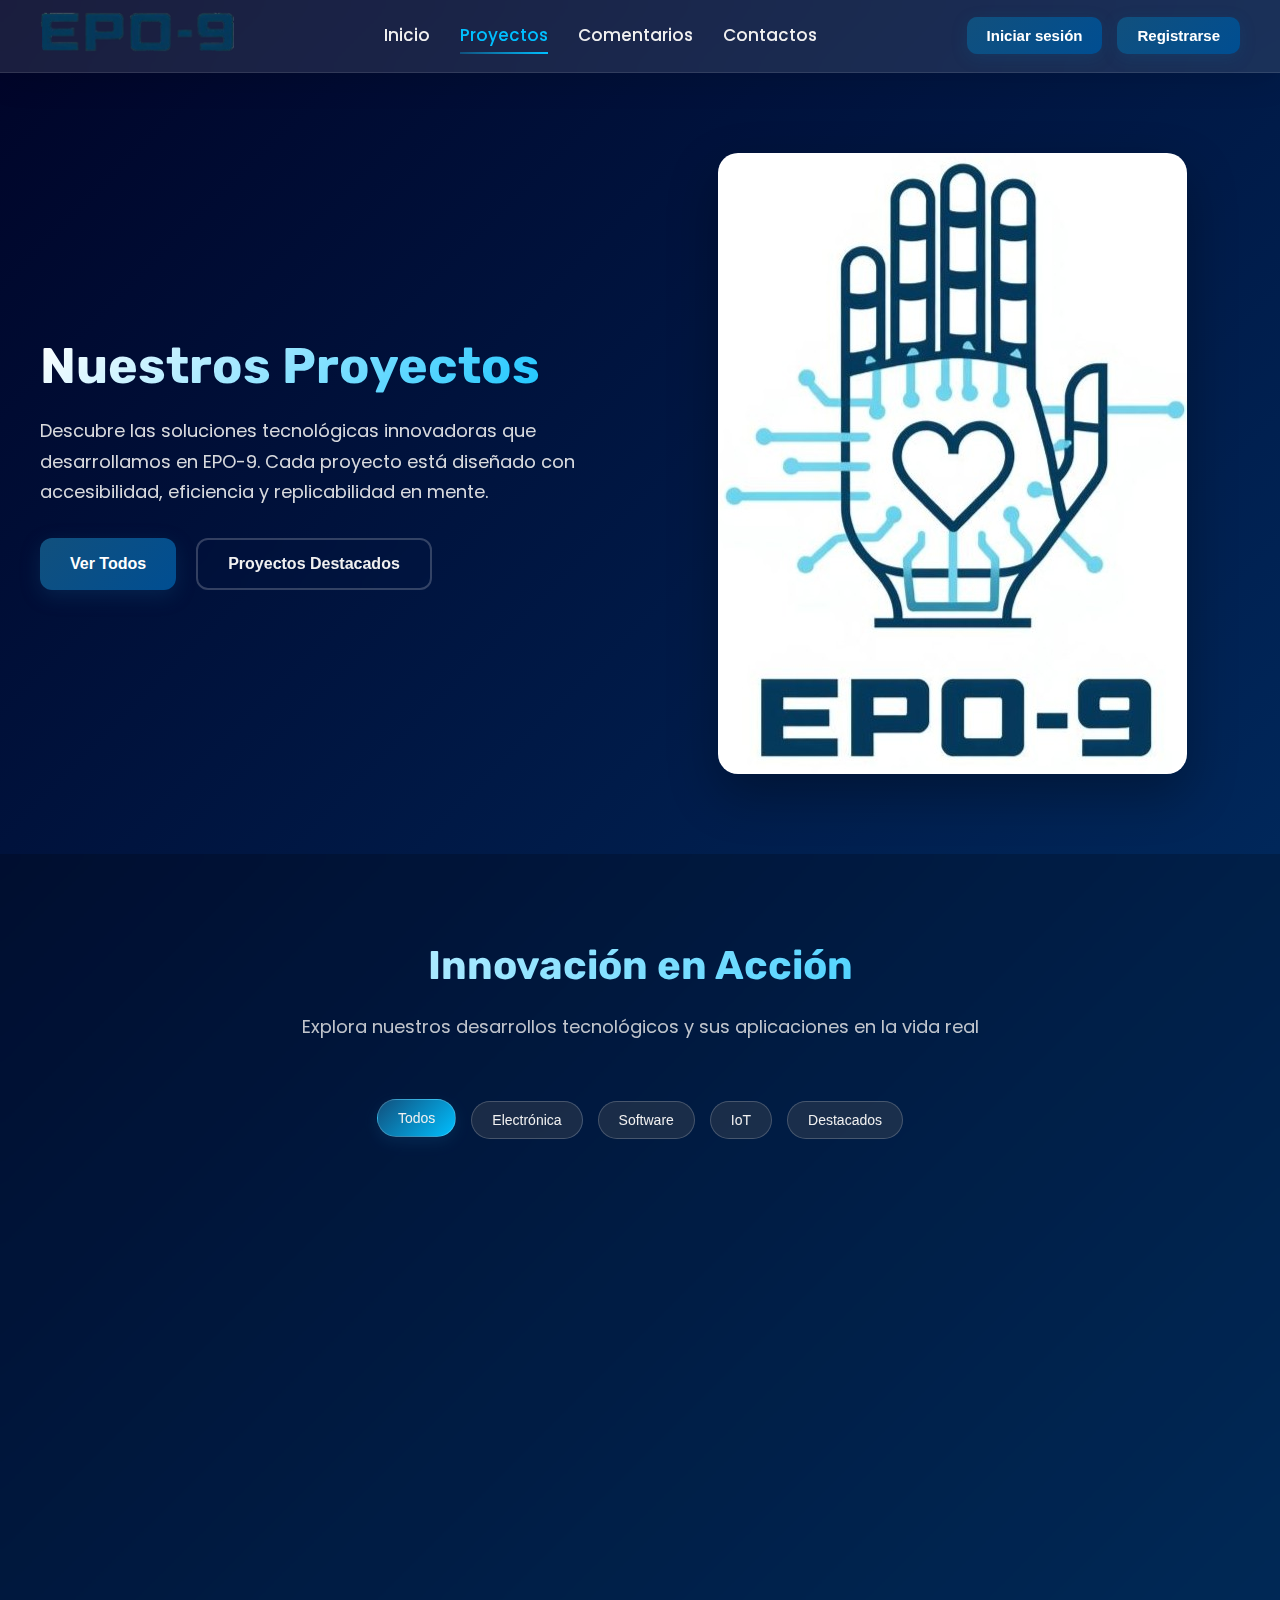
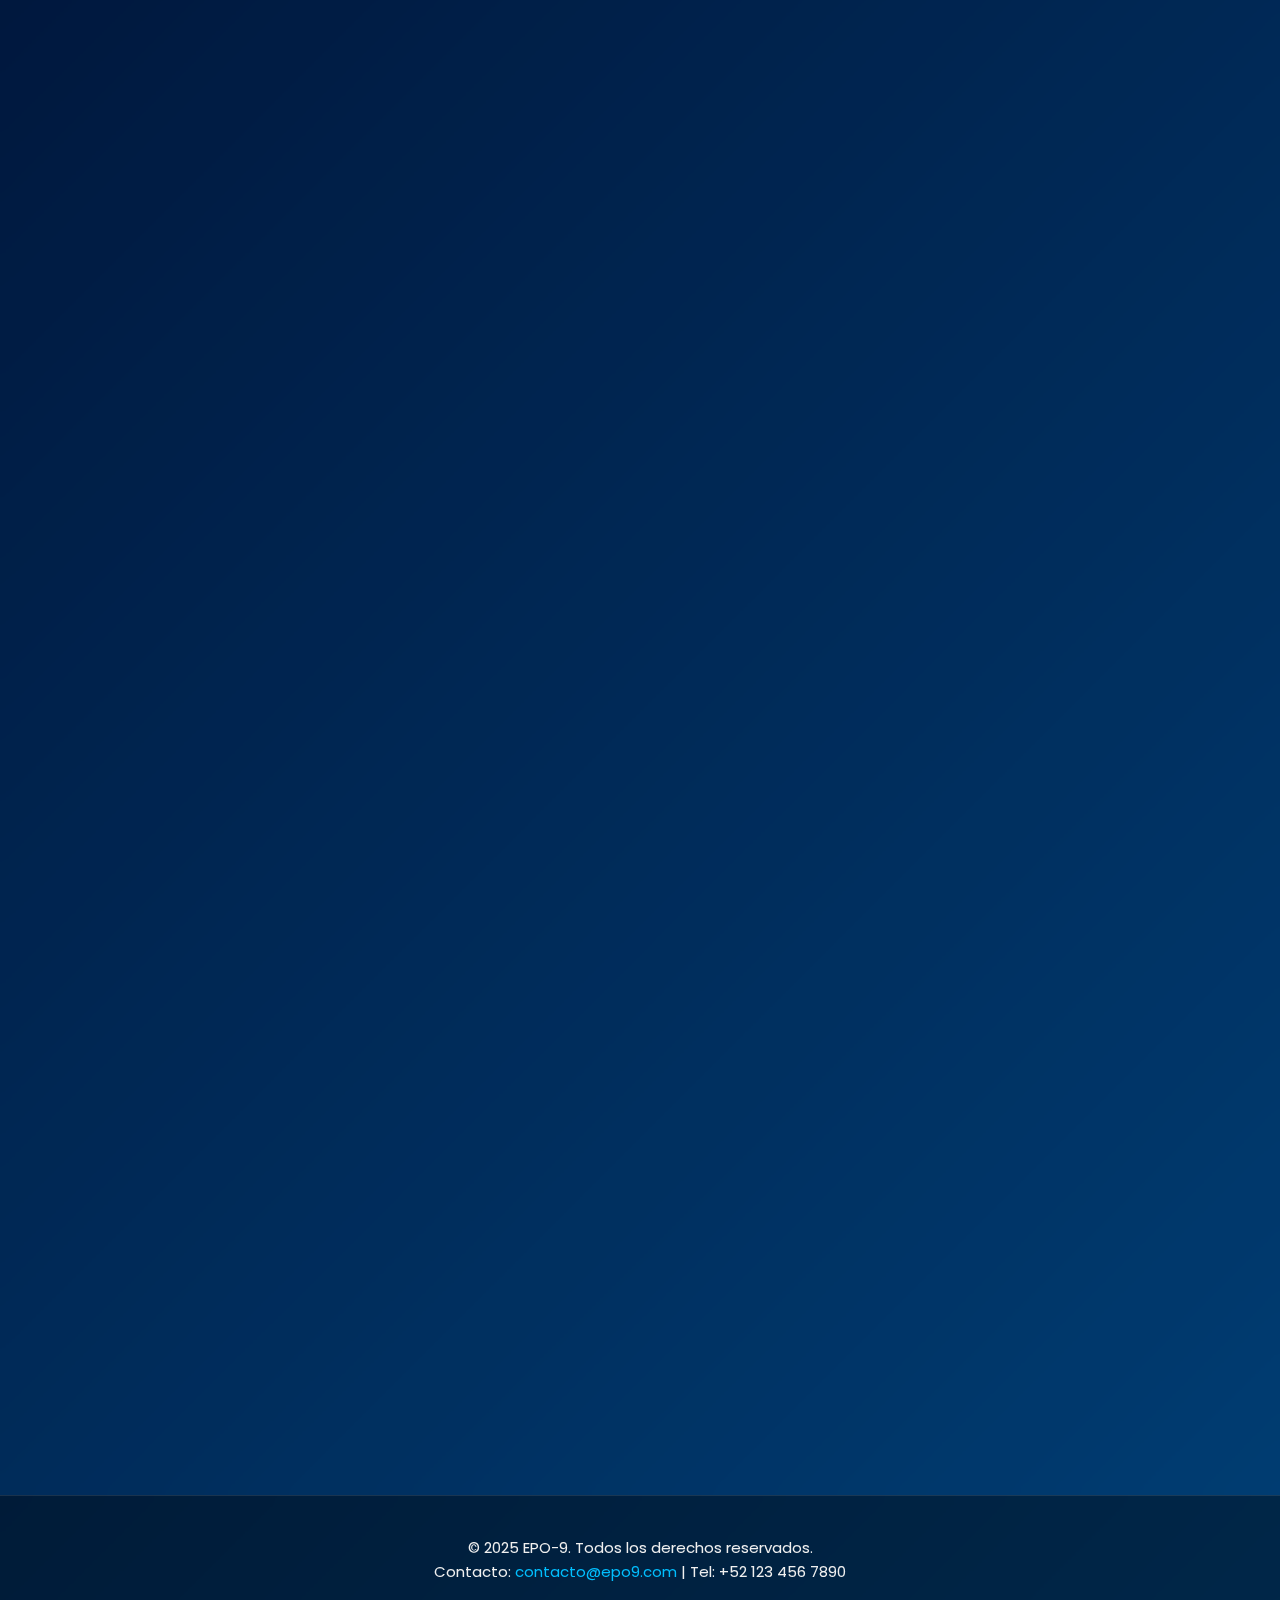
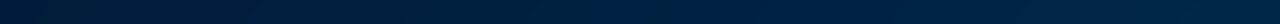
<file: proyectos.html>
<!DOCTYPE html>
<html lang="es">

<head>
    <meta charset="UTF-8">
    <meta name="viewport" content="width=device-width, initial-scale=1.0">
    <title>Proyectos - EPO-9</title>
    <link href="https://fonts.googleapis.com/css2?family=Poppins:wght@300;400;500;600;700&family=Rubik:wght@400;500;600;700&display=swap" rel="stylesheet">
    <link rel="stylesheet" href="estilos.css">
</head>

<body>
    <!-- Header -->
    <header class="navbar" id="navbar">
        <div class="logo">
            <img src="epo9_titulo.png" alt="Logo EPO-9">
        </div>

        <nav class="menu-centro">
            <a href="index.html">Inicio</a>
            <a href="proyectos.html" class="active">Proyectos</a>
            <a href="comentarios.html">Comentarios</a>
            <a href="contactos.html">Contactos</a>
        </nav>

        <div class="acciones">
            <button>Iniciar sesión</button>
            <button>Registrarse</button>
        </div>
    </header>

    <!-- Hero Section Proyectos -->
    <section class="hero">
        <div class="hero-content">
            <h1>Nuestros Proyectos</h1>
            <p>Descubre las soluciones tecnológicas innovadoras que desarrollamos en EPO-9. Cada proyecto está diseñado con accesibilidad, eficiencia y replicabilidad en mente.</p>
            <div class="hero-actions">
                <button class="btn-primary" onclick="filtrarProyectos('todos')">Ver Todos</button>
                <button class="btn-secondary" onclick="filtrarProyectos('destacados')">Proyectos Destacados</button>
            </div>
        </div>
        <div class="hero-visual">
            <img src="epo9_logo.jpg" alt="Proyectos EPO-9">
        </div>
    </section>

    <!-- Sección de Proyectos -->
    <section class="proyectos-section">
        <div class="section-header">
            <h2>Innovación en Acción</h2>
            <p>Explora nuestros desarrollos tecnológicos y sus aplicaciones en la vida real</p>
        </div>

        <!-- Filtros -->
        <div class="filtros-proyectos">
            <button class="filtro-btn active" onclick="filtrarProyectos('todos')">Todos</button>
            <button class="filtro-btn" onclick="filtrarProyectos('electronica')">Electrónica</button>
            <button class="filtro-btn" onclick="filtrarProyectos('software')">Software</button>
            <button class="filtro-btn" onclick="filtrarProyectos('iot')">IoT</button>
            <button class="filtro-btn" onclick="filtrarProyectos('destacados')">Destacados</button>
        </div>

        <!-- Grid de Proyectos -->
        <div class="proyectos-grid" id="proyectosGrid">
            <!-- Proyecto 1: Stairway -->
            <div class="proyecto-card fade-up destacado electronica iot" data-categoria="electronica iot destacado">
                <div class="proyecto-header">
                    <span class="proyecto-badge destacado">Destacado</span>
                    <span class="proyecto-badge electronica">Electrónica</span>
                    <span class="proyecto-badge iot">IoT</span>
                </div>
                <div class="video-contenedor">
                    <iframe src="https://www.youtube.com/embed/1P8HY1XhRnY?si=vZscQhM5tyqo-AlZ" 
                            title="Proyecto Stairway - EPO-9" 
                            frameborder="0"
                            allow="accelerometer; autoplay; clipboard-write; encrypted-media; gyroscope; picture-in-picture; web-share"
                            referrerpolicy="strict-origin-when-cross-origin" 
                            allowfullscreen>
                    </iframe>
                </div>
                <div class="proyecto-content">
                    <h3>Stairway - Sistema de Gestión de Agua</h3>
                    <p class="proyecto-descripcion">
                        Sistema modular automático para regular el consumo de agua en hogares y edificios. 
                        Optimiza el uso del recurso hídrico mediante sensores inteligentes y control remoto.
                    </p>
                    <div class="proyecto-caracteristicas">
                        <span class="caracteristica">🔄 Automatización</span>
                        <span class="caracteristica">💧 Gestión eficiente</span>
                        <span class="caracteristica">📱 Control remoto</span>
                    </div>
                    <div class="proyecto-actions">
                        <button class="btn-detalles" onclick="mostrarDetalles('stairway')">Ver Detalles</button>
                        <button class="btn-contactar" onclick="solicitarInfo('Stairway')">Solicitar Info</button>
                    </div>
                </div>
            </div>

            <!-- Proyecto 2: Distance -->
            <div class="proyecto-card fade-up electronica" data-categoria="electronica">
                <div class="proyecto-header">
                    <span class="proyecto-badge electronica">Electrónica</span>
                    <span class="proyecto-badge seguridad">Seguridad</span>
                </div>
                <div class="video-contenedor">
                    <iframe src="https://www.youtube.com/embed/Z_2v8EQc0ZM" 
                            title="Proyecto Distance - EPO-9" 
                            frameborder="0" 
                            allow="accelerometer; autoplay; clipboard-write; encrypted-media; gyroscope; picture-in-picture; web-share" 
                            referrerpolicy="strict-origin-when-cross-origin" 
                            allowfullscreen>
                    </iframe>
                </div>
                <div class="proyecto-content">
                    <h3>Distance - Sistema de Detección</h3>
                    <p class="proyecto-descripcion">
                        Sistema de advertencia por proximidad que utiliza sensores infrarrojos para detectar 
                        objetos en entornos laborales y domésticos, mejorando la seguridad y prevención de accidentes.
                    </p>
                    <div class="proyecto-caracteristicas">
                        <span class="caracteristica">🛡️ Seguridad</span>
                        <span class="caracteristica">📏 Precisión</span>
                        <span class="caracteristica">⚡ Respuesta rápida</span>
                    </div>
                    <div class="proyecto-actions">
                        <button class="btn-detalles" onclick="mostrarDetalles('distance')">Ver Detalles</button>
                        <button class="btn-contactar" onclick="solicitarInfo('Distance')">Solicitar Info</button>
                    </div>
                </div>
            </div>

            <!-- Proyecto 3: EnergyFlow -->
            <div class="proyecto-card fade-up destacado software iot" data-categoria="software iot destacado">
                <div class="proyecto-header">
                    <span class="proyecto-badge destacado">Destacado</span>
                    <span class="proyecto-badge software">Software</span>
                    <span class="proyecto-badge iot">IoT</span>
                </div>
                <div class="video-contenedor">
                    <iframe src="https://www.youtube.com/embed/dQw4w9WgXcQ" 
                            title="Proyecto EnergyFlow - EPO-9" 
                            frameborder="0"
                            allow="accelerometer; autoplay; clipboard-write; encrypted-media; gyroscope; picture-in-picture; web-share"
                            referrerpolicy="strict-origin-when-cross-origin" 
                            allowfullscreen>
                    </iframe>
                </div>
                <div class="proyecto-content">
                    <h3>EnergyFlow - Monitor Energético</h3>
                    <p class="proyecto-descripcion">
                        Plataforma de monitoreo y gestión de consumo energético en tiempo real. 
                        Analiza patrones de uso y sugiere optimizaciones para reducir costos y huella de carbono.
                    </p>
                    <div class="proyecto-caracteristicas">
                        <span class="caracteristica">📊 Analytics</span>
                        <span class="caracteristica">💡 Eficiencia</span>
                        <span class="caracteristica">🌱 Sostenibilidad</span>
                    </div>
                    <div class="proyecto-actions">
                        <button class="btn-detalles" onclick="mostrarDetalles('energyflow')">Ver Detalles</button>
                        <button class="btn-contactar" onclick="solicitarInfo('EnergyFlow')">Solicitar Info</button>
                    </div>
                </div>
            </div>

            <!-- Proyecto 4: AgriSense -->
            <div class="proyecto-card fade-up iot" data-categoria="iot">
                <div class="proyecto-header">
                    <span class="proyecto-badge iot">IoT</span>
                    <span class="proyecto-badge agricultura">Agricultura</span>
                </div>
                <div class="video-contenedor">
                    <iframe src="https://www.youtube.com/embed/abc123" 
                            title="Proyecto AgriSense - EPO-9" 
                            frameborder="0"
                            allow="accelerometer; autoplay; clipboard-write; encrypted-media; gyroscope; picture-in-picture; web-share"
                            referrerpolicy="strict-origin-when-cross-origin" 
                            allowfullscreen>
                    </iframe>
                </div>
                <div class="proyecto-content">
                    <h3>AgriSense - Agricultura Inteligente</h3>
                    <p class="proyecto-descripcion">
                        Sistema de sensores para monitoreo de cultivos que mide humedad, temperatura 
                        y nutrientes del suelo, optimizando el riego y aumentando la productividad.
                    </p>
                    <div class="proyecto-caracteristicas">
                        <span class="caracteristica">🌱 Agricultura</span>
                        <span class="caracteristica">📡 Sensores</span>
                        <span class="caracteristica">💧 Riego eficiente</span>
                    </div>
                    <div class="proyecto-actions">
                        <button class="btn-detalles" onclick="mostrarDetalles('agrisense')">Ver Detalles</button>
                        <button class="btn-contactar" onclick="solicitarInfo('AgriSense')">Solicitar Info</button>
                    </div>
                </div>
            </div>

            <!-- Proyecto 5: HealthTrack -->
            <div class="proyecto-card fade-up software" data-categoria="software">
                <div class="proyecto-header">
                    <span class="proyecto-badge software">Software</span>
                    <span class="proyecto-badge salud">Salud</span>
                </div>
                <div class="video-contenedor">
                    <iframe src="https://www.youtube.com/embed/def456" 
                            title="Proyecto HealthTrack - EPO-9" 
                            frameborder="0"
                            allow="accelerometer; autoplay; clipboard-write; encrypted-media; gyroscope; picture-in-picture; web-share"
                            referrerpolicy="strict-origin-when-cross-origin" 
                            allowfullscreen>
                    </iframe>
                </div>
                <div class="proyecto-content">
                    <h3>HealthTrack - Monitoreo Médico</h3>
                    <p class="proyecto-descripcion">
                        Aplicación móvil para seguimiento de indicadores de salud, recordatorios de medicación 
                        y conexión con profesionales médicos para teleconsultas.
                    </p>
                    <div class="proyecto-caracteristicas">
                        <span class="caracteristica">🏥 Salud</span>
                        <span class="caracteristica">📱 App móvil</span>
                        <span class="caracteristica">👨‍⚕️ Telemedicina</span>
                    </div>
                    <div class="proyecto-actions">
                        <button class="btn-detalles" onclick="mostrarDetalles('healthtrack')">Ver Detalles</button>
                        <button class="btn-contactar" onclick="solicitarInfo('HealthTrack')">Solicitar Info</button>
                    </div>
                </div>
            </div>

            <!-- Proyecto 6: EduTech -->
            <div class="proyecto-card fade-up software" data-categoria="software">
                <div class="proyecto-header">
                    <span class="proyecto-badge software">Software</span>
                    <span class="proyecto-badge educacion">Educación</span>
                </div>
                <div class="video-contenedor">
                    <iframe src="https://www.youtube.com/embed/ghi789" 
                            title="Proyecto EduTech - EPO-9" 
                            frameborder="0"
                            allow="accelerometer; autoplay; clipboard-write; encrypted-media; gyroscope; picture-in-picture; web-share"
                            referrerpolicy="strict-origin-when-cross-origin" 
                            allowfullscreen>
                    </iframe>
                </div>
                <div class="proyecto-content">
                    <h3>EduTech - Plataforma Educativa</h3>
                    <p class="proyecto-descripcion">
                        Sistema de aprendizaje interactivo que utiliza realidad aumentada y gamificación 
                        para hacer la educación más accesible y atractiva para todos los niveles.
                    </p>
                    <div class="proyecto-caracteristicas">
                        <span class="caracteristica">🎓 Educación</span>
                        <span class="caracteristica">🎮 Gamificación</span>
                        <span class="caracteristica">📚 Interactivo</span>
                    </div>
                    <div class="proyecto-actions">
                        <button class="btn-detalles" onclick="mostrarDetalles('edutech')">Ver Detalles</button>
                        <button class="btn-contactar" onclick="solicitarInfo('EduTech')">Solicitar Info</button>
                    </div>
                </div>
            </div>
        </div>
    </section>

    <!-- Footer -->
    <footer class="pie-pagina">
        <p>© 2025 EPO-9. Todos los derechos reservados.</p>
        <p>Contacto: <a href="mailto:contacto@epo9.com">contacto@epo9.com</a> | Tel: +52 123 456 7890</p>
    </footer>

    <script>
        // Animación de elementos al hacer scroll
        document.addEventListener('DOMContentLoaded', function() {
            console.log('Página de proyectos cargada - EPO-9');
            
            // Función para animar elementos al hacer scroll
            function animateOnScroll() {
                const elements = document.querySelectorAll('.fade-up');
                const windowHeight = window.innerHeight;
                
                elements.forEach(element => {
                    const elementTop = element.getBoundingClientRect().top;
                    const elementVisible = 150;
                    
                    if (elementTop < windowHeight - elementVisible) {
                        element.classList.add('visible');
                    }
                });
            }
            
            // Ejecutar al cargar y al hacer scroll
            animateOnScroll();
            window.addEventListener('scroll', animateOnScroll);
            
            // Navbar scroll effect
            const navbar = document.getElementById('navbar');
            if (navbar) {
                window.addEventListener('scroll', () => {
                    if (window.scrollY > 100) {
                        navbar.classList.add('scrolled');
                    } else {
                        navbar.classList.remove('scrolled');
                    }
                });
            }

            // Botones de login/registro
            const loginButtons = document.querySelectorAll('.acciones button');
            loginButtons.forEach((button, index) => {
                button.addEventListener('click', function() {
                    if (index === 0) {
                        alert('Funcionalidad de Iniciar Sesión - En desarrollo');
                    } else {
                        alert('Funcionalidad de Registrarse - En desarrollo');
                    }
                });
            });
        });

        // Función para filtrar proyectos
        function filtrarProyectos(categoria) {
            const proyectos = document.querySelectorAll('.proyecto-card');
            const filtros = document.querySelectorAll('.filtro-btn');
            
            // Actualizar botones activos
            filtros.forEach(btn => btn.classList.remove('active'));
            event.target.classList.add('active');
            
            // Filtrar proyectos
            proyectos.forEach(proyecto => {
                if (categoria === 'todos' || proyecto.dataset.categoria.includes(categoria)) {
                    proyecto.style.display = 'block';
                    setTimeout(() => {
                        proyecto.style.opacity = '1';
                        proyecto.style.transform = 'translateY(0)';
                    }, 100);
                } else {
                    proyecto.style.opacity = '0';
                    proyecto.style.transform = 'translateY(20px)';
                    setTimeout(() => {
                        proyecto.style.display = 'none';
                    }, 300);
                }
            });
        }

        // Función para mostrar detalles del proyecto
        function mostrarDetalles(proyectoId) {
            alert(`Mostrando detalles del proyecto: ${proyectoId}\n\nEsta funcionalidad estará disponible próximamente con información técnica completa, documentación y especificaciones.`);
        }

        // Función para solicitar información
        function solicitarInfo(nombreProyecto) {
            alert(`¡Excelente elección! Has seleccionado: ${nombreProyecto}\n\nSerás redirigido al formulario de contacto para recibir información detallada.`);
            setTimeout(() => {
                window.location.href = 'contactos.html';
            }, 1500);
        }
    </script>
</body>

</html>
</file>
<file: estilos.css>
:root {
    --fondo: #000428;
    --tarjeta: #ffffff;
    --primario: #11507d;
    --acento: #00bfff;
    --secundario: #004e92;
    --texto: #333333;
    --texto-claro: #f0f0f0;
    --sombra: rgba(0, 0, 0, 0.15);
    --radio: 16px;
    --vidrio: rgba(255, 255, 255, 0.1);
    --transicion: all 0.3s cubic-bezier(0.25, 0.46, 0.45, 0.94);
}

* {
    box-sizing: border-box;
    margin: 0;
    padding: 0;
}

html {
    font-size: 62.5%;
    scroll-behavior: smooth;
}

body {
    margin: 0;
    padding: 0;
    font-family: 'Poppins', sans-serif;
    background: var(--fondo);
    background: linear-gradient(135deg, #000428 0%, #004e92 100%);
    color: var(--texto-claro);
    font-size: 1.6rem;
    line-height: 1.6;
    overflow-x: hidden;
    -webkit-font-smoothing: antialiased;
    -moz-osx-font-smoothing: grayscale;
}

/* Header mejorado */
.navbar {
    display: flex;
    align-items: center;
    justify-content: space-between;
    background: rgba(255, 255, 255, 0.1);
    backdrop-filter: blur(15px);
    padding: 1.2rem 4rem;
    box-shadow: 0 8px 32px rgba(0, 0, 0, 0.1);
    border-bottom: 1px solid rgba(255, 255, 255, 0.1);
    position: sticky;
    top: 0;
    z-index: 1000;
    transition: var(--transicion);
}

.navbar.scrolled {
    background: rgba(17, 80, 125, 0.95);
    box-shadow: 0 10px 30px rgba(0, 0, 0, 0.2);
}

.logo img {
    height: 4rem;
    transition: var(--transicion);
}

.logo:hover img {
    transform: scale(1.05);
}

.menu-centro {
    display: flex;
    gap: 3rem;
}

.menu-centro a {
    text-decoration: none;
    color: var(--texto-claro);
    font-weight: 500;
    font-size: 1.7rem;
    transition: var(--transicion);
    position: relative;
    padding: 0.5rem 0;
}

.menu-centro a::after {
    content: '';
    position: absolute;
    bottom: 0;
    left: 0;
    width: 0;
    height: 2px;
    background: linear-gradient(90deg, var(--primario), var(--acento));
    transition: var(--transicion);
}

.menu-centro a:hover {
    color: var(--acento);
}

.menu-centro a:hover::after {
    width: 100%;
}

.acciones {
    display: flex;
    gap: 1.5rem;
}

.acciones button {
    background: linear-gradient(135deg, var(--primario), var(--secundario));
    color: white;
    border: none;
    padding: 1rem 2rem;
    border-radius: 10px;
    cursor: pointer;
    transition: var(--transicion);
    font-weight: 600;
    font-size: 1.5rem;
    box-shadow: 0 4px 15px rgba(17, 80, 125, 0.3);
}

.acciones button:hover {
    transform: translateY(-3px);
    box-shadow: 0 8px 25px rgba(17, 80, 125, 0.4);
    background: linear-gradient(135deg, var(--secundario), var(--primario));
}

/* Hero Section mejorada */
.hero {
    display: flex;
    justify-content: space-between;
    align-items: center;
    padding: 8rem 4rem;
    max-width: 1400px;
    margin: 0 auto;
    gap: 5rem;
}

.hero-content {
    flex: 1;
    animation: fadeInUp 0.8s ease-out;
}

.hero h1 {
    font-family: 'Rubik', sans-serif;
    font-size: clamp(3rem, 5vw, 5rem);
    font-weight: 700;
    margin-bottom: 2rem;
    line-height: 1.2;
    background: linear-gradient(135deg, #ffffff, var(--acento));
    -webkit-background-clip: text;
    -webkit-text-fill-color: transparent;
    background-clip: text;
}

.hero p {
    font-size: 1.8rem;
    margin-bottom: 3rem;
    max-width: 600px;
    opacity: 0.9;
    line-height: 1.7;
}

.hero-actions {
    display: flex;
    gap: 2rem;
}

.btn-primary, .btn-secondary {
    padding: 1.5rem 3rem;
    border-radius: 12px;
    font-weight: 600;
    font-size: 1.6rem;
    cursor: pointer;
    transition: var(--transicion);
    display: inline-flex;
    align-items: center;
    gap: 1rem;
}

.btn-primary {
    background: linear-gradient(135deg, var(--primario), var(--secundario));
    color: white;
    border: none;
    box-shadow: 0 6px 20px rgba(17, 80, 125, 0.3);
}

.btn-primary:hover {
    transform: translateY(-5px);
    box-shadow: 0 12px 30px rgba(17, 80, 125, 0.4);
}

.btn-secondary {
    background: transparent;
    color: var(--texto-claro);
    border: 2px solid rgba(255, 255, 255, 0.2);
    backdrop-filter: blur(10px);
}

.btn-secondary:hover {
    background: rgba(255, 255, 255, 0.1);
    transform: translateY(-5px);
    border-color: var(--acento);
}

.hero-visual {
    flex: 1;
    display: flex;
    justify-content: center;
    animation: fadeIn 1s ease-out;
}

.hero-visual img {
    max-width: 100%;
    border-radius: 20px;
    box-shadow: 0 20px 50px rgba(0, 0, 0, 0.3);
    transition: var(--transicion);
}

.hero-visual img:hover {
    transform: scale(1.02);
    box-shadow: 0 25px 60px rgba(0, 0, 0, 0.4);
}

/* Sección de valores mejorada */
.valores-section {
    padding: 8rem 4rem;
    background: rgba(0, 0, 0, 0.3);
    backdrop-filter: blur(10px);
}

.section-header {
    text-align: center;
    margin-bottom: 6rem;
}

.section-header h2 {
    font-family: 'Rubik', sans-serif;
    font-size: clamp(2.5rem, 4vw, 4rem);
    margin-bottom: 1.5rem;
    background: linear-gradient(135deg, #ffffff, var(--acento));
    -webkit-background-clip: text;
    -webkit-text-fill-color: transparent;
    background-clip: text;
}

.section-header p {
    font-size: 1.8rem;
    max-width: 700px;
    margin: 0 auto;
    opacity: 0.8;
}

.valores-grid {
    display: grid;
    grid-template-columns: repeat(auto-fit, minmax(250px, 1fr));
    gap: 3rem;
    max-width: 1200px;
    margin: 0 auto;
}

.valor-card {
    background: rgba(255, 255, 255, 0.05);
    backdrop-filter: blur(10px);
    border-radius: var(--radio);
    padding: 3rem 2rem;
    text-align: center;
    transition: var(--transicion);
    border: 1px solid rgba(255, 255, 255, 0.1);
    box-shadow: 0 10px 30px rgba(0, 0, 0, 0.1);
}

.valor-card:hover {
    transform: translateY(-10px);
    background: rgba(255, 255, 255, 0.1);
    box-shadow: 0 15px 40px rgba(0, 0, 0, 0.2);
    border-color: rgba(0, 191, 255, 0.3);
}

.valor-icon {
    width: 70px;
    height: 70px;
    margin: 0 auto 2rem;
    background: linear-gradient(135deg, var(--primario), var(--acento));
    border-radius: 50%;
    display: flex;
    align-items: center;
    justify-content: center;
    font-size: 2.5rem;
    color: white;
    box-shadow: 0 8px 20px rgba(17, 80, 125, 0.3);
}

.valor-card h3 {
    font-size: 2rem;
    margin-bottom: 1.5rem;
    color: var(--texto-claro);
}

.valor-card p {
    font-size: 1.5rem;
    opacity: 0.8;
    line-height: 1.6;
}

/* Noticias mejoradas */
.noticias {
    padding: 8rem 4rem;
}

.noticias-grid {
    display: grid;
    grid-template-columns: repeat(auto-fit, minmax(300px, 1fr));
    gap: 3rem;
    max-width: 1200px;
    margin: 0 auto;
}

.noticia-card {
    background: rgba(255, 255, 255, 0.05);
    backdrop-filter: blur(10px);
    border-radius: var(--radio);
    overflow: hidden;
    transition: var(--transicion);
    border: 1px solid rgba(255, 255, 255, 0.1);
    box-shadow: 0 10px 30px rgba(0, 0, 0, 0.1);
}

.noticia-card:hover {
    transform: translateY(-10px);
    box-shadow: 0 15px 40px rgba(0, 0, 0, 0.2);
}

.img-contenedor {
    position: relative;
    width: 100%;
    height: 200px;
    overflow: hidden;
}

.img-noticia {
    width: 100%;
    height: 100%;
    object-fit: cover;
    transition: var(--transicion);
}

.noticia-card:hover .img-noticia {
    transform: scale(1.05);
}

.overlay {
    position: absolute;
    top: 0;
    left: 0;
    width: 100%;
    height: 100%;
    background: linear-gradient(to bottom, transparent, rgba(0, 0, 0, 0.7));
    opacity: 0.7;
    transition: var(--transicion);
}

.noticia-card:hover .overlay {
    opacity: 0.5;
}

.noticia-content {
    padding: 2.5rem;
}

.noticia-content h3 {
    font-size: 2rem;
    margin-bottom: 1rem;
    color: var(--texto-claro);
}

.noticia-content p {
    font-size: 1.5rem;
    opacity: 0.8;
    line-height: 1.6;
}

/* Footer mejorado */
.pie-pagina {
    background: rgba(0, 0, 0, 0.5);
    backdrop-filter: blur(10px);
    color: var(--texto-claro);
    text-align: center;
    padding: 4rem 2rem;
    font-size: 1.5rem;
    border-top: 1px solid rgba(255, 255, 255, 0.1);
}

.pie-pagina a {
    color: var(--acento);
    text-decoration: none;
    transition: var(--transicion);
}

.pie-pagina a:hover {
    color: white;
    text-decoration: underline;
}

/* Animaciones */
@keyframes fadeInUp {
    from {
        opacity: 0;
        transform: translateY(30px);
    }
    to {
        opacity: 1;
        transform: translateY(0);
    }
}

@keyframes fadeIn {
    from {
        opacity: 0;
    }
    to {
        opacity: 1;
    }
}

.fade-up {
    opacity: 0;
    transform: translateY(30px);
    transition: opacity 0.8s ease, transform 0.8s ease;
}

.fade-up.visible {
    opacity: 1;
    transform: translateY(0);
}

/* Responsive */
@media (max-width: 1024px) {
    .hero {
        flex-direction: column;
        text-align: center;
        padding: 6rem 2rem;
    }

    .hero-actions {
        justify-content: center;
    }
}

@media (max-width: 768px) {
    .navbar {
        padding: 1rem 2rem;
        flex-direction: column;
        gap: 1.5rem;
    }

    .menu-centro {
        gap: 1.5rem;
        flex-wrap: wrap;
        justify-content: center;
    }

    .menu-centro a {
        font-size: 1.5rem;
    }

    .acciones {
        width: 100%;
        justify-content: center;
    }

    .hero {
        padding: 4rem 2rem;
    }

    .valores-section, .noticias {
        padding: 6rem 2rem;
    }

    .valores-grid, .noticias-grid {
        grid-template-columns: 1fr;
    }
}

@media (max-width: 480px) {
    .hero-actions {
        flex-direction: column;
        align-items: center;
    }

    .btn-primary, .btn-secondary {
        width: 100%;
        justify-content: center;
    }

    .menu-centro {
        gap: 1rem;
    }

    .menu-centro a {
        font-size: 1.4rem;
    }
}

/* Estilos para la página de Proyectos */

/* Sección de proyectos */
.proyectos-section {
    padding: 8rem 4rem;
    background: rgba(0, 0, 0, 0.2);
    backdrop-filter: blur(10px);
}

/* Filtros de proyectos */
.filtros-proyectos {
    display: flex;
    justify-content: center;
    gap: 1.5rem;
    margin-bottom: 4rem;
    flex-wrap: wrap;
}

.filtro-btn {
    background: rgba(255, 255, 255, 0.1);
    border: 1px solid rgba(255, 255, 255, 0.2);
    color: var(--texto-claro);
    padding: 1rem 2rem;
    border-radius: 25px;
    cursor: pointer;
    transition: var(--transicion);
    font-weight: 500;
    font-size: 1.4rem;
    backdrop-filter: blur(10px);
}

.filtro-btn:hover,
.filtro-btn.active {
    background: linear-gradient(135deg, var(--primario), var(--acento));
    transform: translateY(-2px);
    box-shadow: 0 5px 15px rgba(17, 80, 125, 0.3);
}

/* Grid de proyectos */
.proyectos-grid {
    display: grid;
    grid-template-columns: repeat(auto-fit, minmax(400px, 1fr));
    gap: 3rem;
    max-width: 1400px;
    margin: 0 auto;
}

/* Tarjetas de proyecto */
.proyecto-card {
    background: rgba(255, 255, 255, 0.05);
    backdrop-filter: blur(15px);
    border-radius: var(--radio);
    overflow: hidden;
    transition: var(--transicion);
    border: 1px solid rgba(255, 255, 255, 0.1);
    box-shadow: 0 10px 30px rgba(0, 0, 0, 0.1);
    display: flex;
    flex-direction: column;
}

.proyecto-card:hover {
    transform: translateY(-10px);
    box-shadow: 0 20px 50px rgba(0, 0, 0, 0.2);
    border-color: rgba(0, 191, 255, 0.3);
}

/* Header de la tarjeta con badges */
.proyecto-header {
    padding: 1.5rem 2rem;
    display: flex;
    gap: 0.8rem;
    flex-wrap: wrap;
    background: rgba(0, 0, 0, 0.2);
    border-bottom: 1px solid rgba(255, 255, 255, 0.1);
}

.proyecto-badge {
    padding: 0.4rem 1rem;
    border-radius: 12px;
    font-size: 1.1rem;
    font-weight: 600;
    text-transform: uppercase;
    letter-spacing: 0.5px;
}

.proyecto-badge.destacado {
    background: linear-gradient(135deg, #ffd700, #ff6b00);
    color: #000;
}

.proyecto-badge.electronica {
    background: linear-gradient(135deg, #4CAF50, #2196F3);
    color: white;
}

.proyecto-badge.software {
    background: linear-gradient(135deg, #9C27B0, #E91E63);
    color: white;
}

.proyecto-badge.iot {
    background: linear-gradient(135deg, #FF9800, #FF5722);
    color: white;
}

.proyecto-badge.seguridad {
    background: linear-gradient(135deg, #F44336, #E91E63);
    color: white;
}

.proyecto-badge.agricultura {
    background: linear-gradient(135deg, #8BC34A, #4CAF50);
    color: white;
}

.proyecto-badge.salud {
    background: linear-gradient(135deg, #2196F3, #03A9F4);
    color: white;
}

.proyecto-badge.educacion {
    background: linear-gradient(135deg, #FFC107, #FF9800);
    color: #000;
}

/* Contenedor de video */
.video-contenedor {
    position: relative;
    width: 100%;
    height: 250px;
    overflow: hidden;
}

.video-contenedor iframe {
    width: 100%;
    height: 100%;
    border: none;
    display: block;
}

/* Contenido de la tarjeta */
.proyecto-content {
    padding: 2.5rem;
    flex-grow: 1;
    display: flex;
    flex-direction: column;
}

.proyecto-content h3 {
    font-size: 2.2rem;
    margin-bottom: 1.5rem;
    color: var(--texto-claro);
    font-family: 'Rubik', sans-serif;
}

.proyecto-descripcion {
    font-size: 1.5rem;
    line-height: 1.6;
    margin-bottom: 2rem;
    opacity: 0.9;
    flex-grow: 1;
}

/* Características del proyecto */
.proyecto-caracteristicas {
    display: flex;
    flex-wrap: wrap;
    gap: 0.8rem;
    margin-bottom: 2rem;
}

.caracteristica {
    background: rgba(255, 255, 255, 0.1);
    padding: 0.6rem 1.2rem;
    border-radius: 15px;
    font-size: 1.2rem;
    font-weight: 500;
    border: 1px solid rgba(255, 255, 255, 0.1);
}

/* Acciones del proyecto */
.proyecto-actions {
    display: flex;
    gap: 1rem;
    margin-top: auto;
}

.btn-detalles, .btn-contactar {
    padding: 1rem 2rem;
    border-radius: 10px;
    font-weight: 600;
    font-size: 1.4rem;
    cursor: pointer;
    transition: var(--transicion);
    flex: 1;
    text-align: center;
}

.btn-detalles {
    background: rgba(255, 255, 255, 0.1);
    color: var(--texto-claro);
    border: 1px solid rgba(255, 255, 255, 0.2);
    backdrop-filter: blur(10px);
}

.btn-detalles:hover {
    background: rgba(255, 255, 255, 0.2);
    transform: translateY(-2px);
}

.btn-contactar {
    background: linear-gradient(135deg, var(--primario), var(--acento));
    color: white;
    border: none;
    box-shadow: 0 4px 15px rgba(17, 80, 125, 0.3);
}

.btn-contactar:hover {
    transform: translateY(-2px);
    box-shadow: 0 6px 20px rgba(17, 80, 125, 0.4);
}

/* Enlace activo en el menú */
.menu-centro a.active {
    color: var(--acento);
}

.menu-centro a.active::after {
    width: 100%;
}

/* Responsive para proyectos */
@media (max-width: 1024px) {
    .proyectos-grid {
        grid-template-columns: repeat(auto-fit, minmax(350px, 1fr));
    }
}

@media (max-width: 768px) {
    .proyectos-section {
        padding: 6rem 2rem;
    }
    
    .proyectos-grid {
        grid-template-columns: 1fr;
    }
    
    .filtros-proyectos {
        gap: 1rem;
    }
    
    .filtro-btn {
        padding: 0.8rem 1.5rem;
        font-size: 1.3rem;
    }
    
    .proyecto-actions {
        flex-direction: column;
    }
}

@media (max-width: 480px) {
    .proyectos-grid {
        grid-template-columns: 1fr;
    }
    
    .proyecto-content {
        padding: 2rem;
    }
    
    .proyecto-content h3 {
        font-size: 2rem;
    }
    
    .video-contenedor {
        height: 200px;
    }
}

/* Estilos para la página de Comentarios */

/* Sección de comentarios */
.comentarios-section {
    padding: 8rem 4rem;
    background: rgba(0, 0, 0, 0.2);
    backdrop-filter: blur(10px);
}

/* Contenedor del formulario */
.formulario-comentarios {
    display: grid;
    grid-template-columns: 2fr 1fr;
    gap: 4rem;
    max-width: 1400px;
    margin: 0 auto;
}

/* Formulario principal */
.formulario-principal {
    background: rgba(255, 255, 255, 0.05);
    backdrop-filter: blur(15px);
    border-radius: var(--radio);
    padding: 4rem;
    border: 1px solid rgba(255, 255, 255, 0.1);
    box-shadow: 0 10px 30px rgba(0, 0, 0, 0.1);
}

.form-group {
    margin-bottom: 3rem;
}

.form-label {
    display: block;
    margin-bottom: 1rem;
    font-weight: 600;
    color: var(--texto-claro);
    font-size: 1.5rem;
}

.form-input,
.form-select,
.form-textarea {
    width: 100%;
    padding: 1.5rem;
    background: rgba(255, 255, 255, 0.1);
    border: 1px solid rgba(255, 255, 255, 0.2);
    border-radius: 10px;
    color: var(--texto-claro);
    font-size: 1.5rem;
    font-family: 'Poppins', sans-serif;
    transition: var(--transicion);
    backdrop-filter: blur(10px);
}

.form-input:focus,
.form-select:focus,
.form-textarea:focus {
    outline: none;
    border-color: var(--acento);
    background: rgba(255, 255, 255, 0.15);
    box-shadow: 0 0 0 3px rgba(0, 191, 255, 0.1);
}

.form-textarea {
    resize: vertical;
    min-height: 150px;
}

.contador-caracteres {
    text-align: right;
    font-size: 1.3rem;
    color: var(--texto-claro);
    opacity: 0.7;
    margin-top: 0.5rem;
}

/* Grupo de radio buttons */
.radio-group {
    display: grid;
    grid-template-columns: repeat(auto-fit, minmax(150px, 1fr));
    gap: 1rem;
}

.radio-option {
    display: flex;
    align-items: center;
    gap: 1rem;
    padding: 1rem;
    background: rgba(255, 255, 255, 0.05);
    border-radius: 8px;
    cursor: pointer;
    transition: var(--transicion);
    border: 1px solid rgba(255, 255, 255, 0.1);
}

.radio-option:hover {
    background: rgba(255, 255, 255, 0.1);
}

.radio-option input {
    display: none;
}

.radio-custom {
    width: 18px;
    height: 18px;
    border: 2px solid rgba(255, 255, 255, 0.3);
    border-radius: 50%;
    position: relative;
    transition: var(--transicion);
}

.radio-option input:checked + .radio-custom {
    border-color: var(--acento);
    background: var(--acento);
}

.radio-option input:checked + .radio-custom::after {
    content: '';
    width: 8px;
    height: 8px;
    background: white;
    border-radius: 50%;
    position: absolute;
    top: 50%;
    left: 50%;
    transform: translate(-50%, -50%);
}

/* Sistema de subida de archivos */
.upload-container {
    margin-top: 1rem;
}

.upload-area {
    border: 2px dashed rgba(255, 255, 255, 0.3);
    border-radius: 15px;
    padding: 3rem 2rem;
    text-align: center;
    cursor: pointer;
    transition: var(--transicion);
    background: rgba(255, 255, 255, 0.05);
}

.upload-area:hover,
.upload-area.drag-over {
    border-color: var(--acento);
    background: rgba(255, 255, 255, 0.1);
}

.upload-icon {
    font-size: 4rem;
    margin-bottom: 1rem;
}

.upload-area h4 {
    margin-bottom: 0.5rem;
    color: var(--texto-claro);
}

.upload-area p {
    margin-bottom: 1rem;
    opacity: 0.8;
}

.upload-formats {
    font-size: 1.3rem;
    opacity: 0.6;
}

.upload-area input {
    display: none;
}

.file-preview {
    display: grid;
    grid-template-columns: repeat(auto-fill, minmax(120px, 1fr));
    gap: 1rem;
    margin-top: 2rem;
}

.preview-item {
    position: relative;
    border-radius: 10px;
    overflow: hidden;
    background: rgba(255, 255, 255, 0.1);
}

.preview-item img {
    width: 100%;
    height: 100px;
    object-fit: cover;
    display: block;
}

.remove-file {
    position: absolute;
    top: 5px;
    right: 5px;
    background: rgba(0, 0, 0, 0.7);
    border: none;
    color: white;
    width: 25px;
    height: 25px;
    border-radius: 50%;
    cursor: pointer;
    font-size: 1.4rem;
    display: flex;
    align-items: center;
    justify-content: center;
}

.file-name {
    display: block;
    padding: 0.5rem;
    font-size: 1.2rem;
    text-align: center;
    background: rgba(0, 0, 0, 0.5);
}

/* Acciones del formulario */
.form-actions {
    display: flex;
    gap: 2rem;
    margin-top: 3rem;
}

.btn-reset,
.btn-submit {
    flex: 1;
    padding: 1.5rem 2rem;
    border-radius: 10px;
    font-weight: 600;
    font-size: 1.5rem;
    cursor: pointer;
    transition: var(--transicion);
    display: flex;
    align-items: center;
    justify-content: center;
    gap: 1rem;
    border: none;
}

.btn-reset {
    background: rgba(255, 255, 255, 0.1);
    color: var(--texto-claro);
    border: 1px solid rgba(255, 255, 255, 0.2);
    backdrop-filter: blur(10px);
}

.btn-reset:hover {
    background: rgba(255, 255, 255, 0.2);
    transform: translateY(-2px);
}

.btn-submit {
    background: linear-gradient(135deg, var(--primario), var(--acento));
    color: white;
    box-shadow: 0 4px 15px rgba(17, 80, 125, 0.3);
}

.btn-submit:hover {
    transform: translateY(-2px);
    box-shadow: 0 6px 20px rgba(17, 80, 125, 0.4);
}

.btn-submit:disabled {
    opacity: 0.6;
    cursor: not-allowed;
    transform: none;
}

/* Información lateral */
.info-lateral {
    display: flex;
    flex-direction: column;
    gap: 2rem;
}

.info-card {
    background: rgba(255, 255, 255, 0.05);
    backdrop-filter: blur(15px);
    border-radius: var(--radio);
    padding: 2.5rem;
    border: 1px solid rgba(255, 255, 255, 0.1);
    box-shadow: 0 10px 30px rgba(0, 0, 0, 0.1);
}

.info-icon {
    font-size: 3rem;
    margin-bottom: 1.5rem;
}

.info-card h3 {
    font-size: 1.8rem;
    margin-bottom: 1.5rem;
    color: var(--texto-claro);
}

.info-card p {
    margin-bottom: 1rem;
    opacity: 0.9;
    line-height: 1.6;
}

.info-card ul {
    list-style: none;
    padding: 0;
}

.info-card li {
    padding: 0.5rem 0;
    opacity: 0.9;
    position: relative;
    padding-left: 2rem;
}

.info-card li::before {
    content: '✓';
    position: absolute;
    left: 0;
    color: var(--acento);
    font-weight: bold;
}

/* Sección de comentarios recientes */
.comentarios-recientes {
    padding: 8rem 4rem;
    background: rgba(0, 0, 0, 0.3);
    backdrop-filter: blur(10px);
}

.comentarios-grid {
    display: grid;
    grid-template-columns: repeat(auto-fit, minmax(350px, 1fr));
    gap: 2rem;
    max-width: 1200px;
    margin: 0 auto;
}

.comentario-card {
    background: rgba(255, 255, 255, 0.05);
    backdrop-filter: blur(15px);
    border-radius: var(--radio);
    padding: 2.5rem;
    border: 1px solid rgba(255, 255, 255, 0.1);
    box-shadow: 0 10px 30px rgba(0, 0, 0, 0.1);
    transition: var(--transicion);
}

.comentario-card:hover {
    transform: translateY(-5px);
    box-shadow: 0 15px 40px rgba(0, 0, 0, 0.2);
}

.comentario-header {
    display: flex;
    justify-content: space-between;
    align-items: flex-start;
    margin-bottom: 1.5rem;
}

.usuario-info {
    display: flex;
    gap: 1rem;
    align-items: center;
}

.avatar {
    width: 50px;
    height: 50px;
    background: linear-gradient(135deg, var(--primario), var(--acento));
    border-radius: 50%;
    display: flex;
    align-items: center;
    justify-content: center;
    font-size: 2rem;
}

.usuario-info h4 {
    margin: 0;
    color: var(--texto-claro);
    font-size: 1.6rem;
}

.fecha {
    font-size: 1.3rem;
    opacity: 0.7;
}

.tipo-comentario {
    padding: 0.4rem 1rem;
    border-radius: 15px;
    font-size: 1.2rem;
    font-weight: 600;
    text-transform: uppercase;
}

.tipo-comentario.sugerencia {
    background: linear-gradient(135deg, #FFA726, #FF9800);
    color: #000;
}

.tipo-comentario.reporte {
    background: linear-gradient(135deg, #EF5350, #F44336);
    color: white;
}

.tipo-comentario.elogio {
    background: linear-gradient(135deg, #66BB6A, #4CAF50);
    color: white;
}

.tipo-comentario.pregunta {
    background: linear-gradient(135deg, #42A5F5, #2196F3);
    color: white;
}

.comentario-texto {
    font-size: 1.5rem;
    line-height: 1.6;
    margin-bottom: 1.5rem;
    opacity: 0.9;
}

.comentario-footer {
    border-top: 1px solid rgba(255, 255, 255, 0.1);
    padding-top: 1.5rem;
}

.proyecto-tag {
    display: inline-block;
    background: rgba(255, 255, 255, 0.1);
    padding: 0.4rem 1rem;
    border-radius: 12px;
    font-size: 1.2rem;
    margin-bottom: 1rem;
}

.respuesta-oficial {
    background: rgba(0, 191, 255, 0.1);
    border: 1px solid rgba(0, 191, 255, 0.3);
    border-radius: 10px;
    padding: 1rem;
    margin-bottom: 1rem;
    font-size: 1.4rem;
}

.acciones-comentario {
    display: flex;
    gap: 1rem;
}

.btn-like,
.btn-reply {
    background: rgba(255, 255, 255, 0.1);
    border: 1px solid rgba(255, 255, 255, 0.2);
    color: var(--texto-claro);
    padding: 0.6rem 1.2rem;
    border-radius: 20px;
    cursor: pointer;
    transition: var(--transicion);
    font-size: 1.3rem;
    backdrop-filter: blur(10px);
}

.btn-like:hover,
.btn-reply:hover {
    background: rgba(255, 255, 255, 0.2);
    transform: translateY(-1px);
}

/* Responsive para comentarios */
@media (max-width: 1024px) {
    .formulario-comentarios {
        grid-template-columns: 1fr;
        gap: 3rem;
    }
    
    .comentarios-grid {
        grid-template-columns: repeat(auto-fit, minmax(300px, 1fr));
    }
}

@media (max-width: 768px) {
    .comentarios-section,
    .comentarios-recientes {
        padding: 6rem 2rem;
    }
    
    .formulario-principal {
        padding: 3rem 2rem;
    }
    
    .radio-group {
        grid-template-columns: 1fr;
    }
    
    .form-actions {
        flex-direction: column;
    }
    
    .comentario-header {
        flex-direction: column;
        gap: 1rem;
    }
}

@media (max-width: 480px) {
    .formulario-principal {
        padding: 2rem;
    }
    
    .comentarios-grid {
        grid-template-columns: 1fr;
    }
    
    .upload-area {
        padding: 2rem 1rem;
    }
    
    .file-preview {
        grid-template-columns: repeat(auto-fill, minmax(100px, 1fr));
    }
}

/* Estilos para la página de Contactos */

/* Sección del equipo */
.equipo-section {
    padding: 8rem 4rem;
    background: rgba(0, 0, 0, 0.2);
    backdrop-filter: blur(10px);
}

/* Filtros de equipo */
.filtros-equipo {
    display: flex;
    justify-content: center;
    gap: 1.5rem;
    margin-bottom: 4rem;
    flex-wrap: wrap;
}

/* Grid del equipo */
.equipo-grid {
    display: grid;
    grid-template-columns: repeat(auto-fit, minmax(350px, 1fr));
    gap: 3rem;
    max-width: 1400px;
    margin: 0 auto;
}

/* Tarjetas de miembros */
.miembro-card {
    background: rgba(255, 255, 255, 0.05);
    backdrop-filter: blur(15px);
    border-radius: var(--radio);
    padding: 3rem;
    border: 1px solid rgba(255, 255, 255, 0.1);
    box-shadow: 0 10px 30px rgba(0, 0, 0, 0.1);
    transition: var(--transicion);
    display: flex;
    flex-direction: column;
}

.miembro-card:hover {
    transform: translateY(-10px);
    box-shadow: 0 20px 50px rgba(0, 0, 0, 0.2);
    border-color: rgba(0, 191, 255, 0.3);
}

/* Header del miembro */
.miembro-header {
    display: flex;
    justify-content: space-between;
    align-items: center;
    margin-bottom: 2rem;
}

.miembro-rol {
    padding: 0.5rem 1.2rem;
    border-radius: 20px;
    font-size: 1.2rem;
    font-weight: 600;
    text-transform: uppercase;
    letter-spacing: 0.5px;
}

.miembro-rol.fundador {
    background: linear-gradient(135deg, #FFD700, #FFA500);
    color: #000;
}

.miembro-rol.desarrollo {
    background: linear-gradient(135deg, #9C27B0, #E91E63);
    color: white;
}

.miembro-rol.electronica {
    background: linear-gradient(135deg, #4CAF50, #2196F3);
    color: white;
}

.miembro-rol.investigacion {
    background: linear-gradient(135deg, #FF9800, #FF5722);
    color: white;
}

.miembro-estado {
    padding: 0.4rem 1rem;
    border-radius: 15px;
    font-size: 1.1rem;
    font-weight: 600;
}

.miembro-estado.disponible {
    background: rgba(76, 175, 80, 0.2);
    color: #4CAF50;
    border: 1px solid rgba(76, 175, 80, 0.3);
}

.miembro-estado.ocupado {
    background: rgba(244, 67, 54, 0.2);
    color: #F44336;
    border: 1px solid rgba(244, 67, 54, 0.3);
}

/* Avatar del miembro */
.miembro-avatar {
    position: relative;
    width: 100px;
    height: 100px;
    margin: 0 auto 2rem;
}

.avatar-img {
    width: 100%;
    height: 100%;
    background: linear-gradient(135deg, var(--primario), var(--acento));
    border-radius: 50%;
    display: flex;
    align-items: center;
    justify-content: center;
    font-size: 3.5rem;
    box-shadow: 0 8px 25px rgba(17, 80, 125, 0.3);
}

.avatar-status {
    position: absolute;
    bottom: 5px;
    right: 5px;
    width: 20px;
    height: 20px;
    border-radius: 50%;
    border: 3px solid rgba(255, 255, 255, 0.1);
}

.avatar-status.disponible {
    background: #4CAF50;
}

.avatar-status.ocupado {
    background: #F44336;
}

/* Información del miembro */
.miembro-info {
    text-align: center;
    margin-bottom: 2rem;
    flex-grow: 1;
}

.miembro-info h3 {
    font-size: 2.2rem;
    margin-bottom: 0.5rem;
    color: var(--texto-claro);
    font-family: 'Rubik', sans-serif;
}

.miembro-cargo {
    font-size: 1.5rem;
    color: var(--acento);
    margin-bottom: 1.5rem;
    font-weight: 500;
}

.miembro-descripcion {
    font-size: 1.4rem;
    line-height: 1.6;
    margin-bottom: 1.5rem;
    opacity: 0.9;
}

.miembro-especialidades {
    display: flex;
    flex-wrap: wrap;
    gap: 0.8rem;
    justify-content: center;
}

.especialidad {
    background: rgba(255, 255, 255, 0.1);
    padding: 0.5rem 1rem;
    border-radius: 12px;
    font-size: 1.2rem;
    font-weight: 500;
    border: 1px solid rgba(255, 255, 255, 0.1);
}

/* Contacto del miembro */
.miembro-contacto {
    margin-bottom: 2rem;
    padding: 1.5rem;
    background: rgba(0, 0, 0, 0.2);
    border-radius: 10px;
}

.contacto-item {
    display: flex;
    align-items: center;
    gap: 1rem;
    margin-bottom: 1rem;
    font-size: 1.4rem;
}

.contacto-item:last-child {
    margin-bottom: 0;
}

.contacto-icon {
    font-size: 1.6rem;
    width: 25px;
    text-align: center;
}

.miembro-contacto a {
    color: var(--acento);
    text-decoration: none;
    transition: var(--transicion);
}

.miembro-contacto a:hover {
    color: white;
    text-decoration: underline;
}

/* Acciones del miembro */
.miembro-actions {
    display: flex;
    gap: 1rem;
}

.btn-contactar-miembro,
.btn-linkedin {
    flex: 1;
    padding: 1rem 1.5rem;
    border-radius: 10px;
    font-weight: 600;
    font-size: 1.4rem;
    cursor: pointer;
    transition: var(--transicion);
    text-align: center;
    border: none;
}

.btn-contactar-miembro {
    background: linear-gradient(135deg, var(--primario), var(--acento));
    color: white;
    box-shadow: 0 4px 15px rgba(17, 80, 125, 0.3);
}

.btn-contactar-miembro:hover {
    transform: translateY(-2px);
    box-shadow: 0 6px 20px rgba(17, 80, 125, 0.4);
}

.btn-linkedin {
    background: rgba(255, 255, 255, 0.1);
    color: var(--texto-claro);
    border: 1px solid rgba(255, 255, 255, 0.2);
    backdrop-filter: blur(10px);
}

.btn-linkedin:hover {
    background: rgba(255, 255, 255, 0.2);
    transform: translateY(-2px);
}

/* Sección de contacto general */
.contacto-general {
    padding: 8rem 4rem;
    background: rgba(0, 0, 0, 0.3);
    backdrop-filter: blur(10px);
}

.contacto-contenedor {
    display: grid;
    grid-template-columns: 1fr 1.5fr;
    gap: 4rem;
    max-width: 1400px;
    margin: 0 auto;
}

.info-contacto {
    display: grid;
    grid-template-columns: 1fr;
    gap: 2rem;
    align-content: start;
}

.info-card.contacto {
    background: rgba(255, 255, 255, 0.05);
    backdrop-filter: blur(15px);
    border-radius: var(--radio);
    padding: 2.5rem;
    border: 1px solid rgba(255, 255, 255, 0.1);
    box-shadow: 0 10px 30px rgba(0, 0, 0, 0.1);
}

.info-card.contacto h3 {
    font-size: 1.8rem;
    margin-bottom: 1.5rem;
    color: var(--texto-claro);
}

.info-card.contacto p {
    margin-bottom: 0.8rem;
    opacity: 0.9;
    line-height: 1.5;
}

.info-card.contacto strong {
    color: var(--acento);
}

/* Formulario de contacto general */
.formulario-contacto-general {
    background: rgba(255, 255, 255, 0.05);
    backdrop-filter: blur(15px);
    border-radius: var(--radio);
    padding: 4rem;
    border: 1px solid rgba(255, 255, 255, 0.1);
    box-shadow: 0 10px 30px rgba(0, 0, 0, 0.1);
}

.formulario-contacto-general h3 {
    font-size: 2.4rem;
    margin-bottom: 3rem;
    color: var(--texto-claro);
    text-align: center;
    font-family: 'Rubik', sans-serif;
}

.form-group-doble {
    display: grid;
    grid-template-columns: 1fr 1fr;
    gap: 2rem;
}

/* Responsive para contactos */
@media (max-width: 1024px) {
    .equipo-grid {
        grid-template-columns: repeat(auto-fit, minmax(300px, 1fr));
    }
    
    .contacto-contenedor {
        grid-template-columns: 1fr;
        gap: 3rem;
    }
    
    .form-group-doble {
        grid-template-columns: 1fr;
    }
}

@media (max-width: 768px) {
    .equipo-section,
    .contacto-general {
        padding: 6rem 2rem;
    }
    
    .equipo-grid {
        grid-template-columns: 1fr;
    }
    
    .filtros-equipo {
        gap: 1rem;
    }
    
    .miembro-actions {
        flex-direction: column;
    }
    
    .formulario-contacto-general {
        padding: 3rem 2rem;
    }
}

@media (max-width: 480px) {
    .equipo-grid {
        grid-template-columns: 1fr;
    }
    
    .miembro-card {
        padding: 2rem;
    }
    
    .miembro-header {
        flex-direction: column;
        gap: 1rem;
        align-items: flex-start;
    }
    
    .formulario-contacto-general {
        padding: 2rem;
    }
    
    .form-group-doble {
        grid-template-columns: 1fr;
    }
}
</file>
